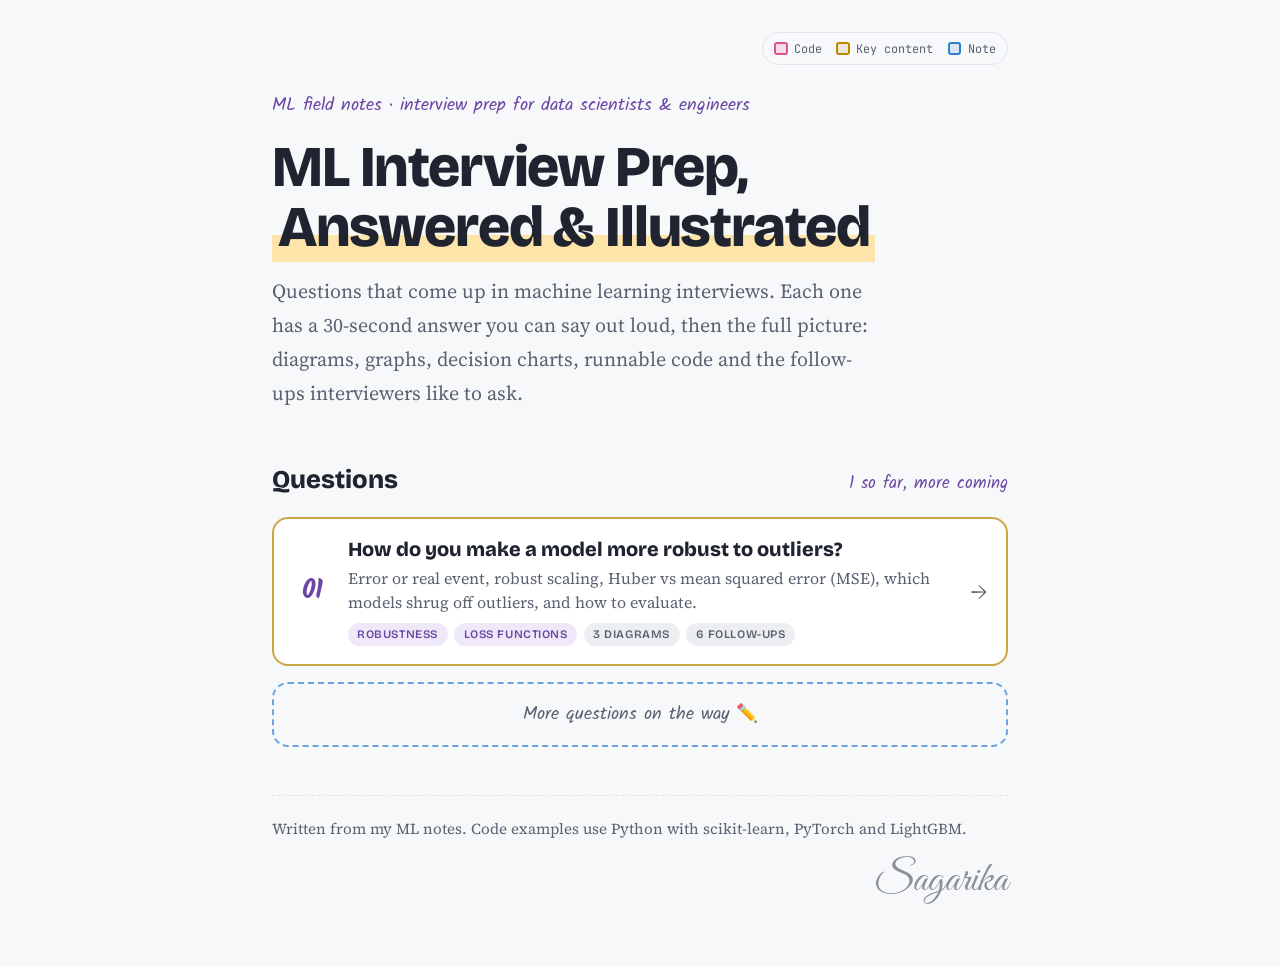
<file: index.html>
<!doctype html>
<html lang="en">
<head>
<meta charset="utf-8">
<meta name="viewport" content="width=device-width, initial-scale=1, viewport-fit=cover">
<meta name="description" content="Machine learning interview questions, answered and illustrated with diagrams, code and the follow-ups interviewers ask.">
<title>ML Interview Prep</title>
<link rel="preconnect" href="https://fonts.googleapis.com">
<link rel="preconnect" href="https://fonts.gstatic.com" crossorigin>
<link rel="stylesheet" href="https://fonts.googleapis.com/css2?family=Bricolage+Grotesque:opsz,wght@12..96,600;12..96,800&family=JetBrains+Mono:wght@400;600&family=Kalam:wght@400;700&family=Source+Serif+4:ital,opsz,wght@0,8..60,400;0,8..60,600;1,8..60,400&family=Great+Vibes&display=swap">
<link rel="stylesheet" href="assets/style.css">
</head>
<body>
<main>
  <div class="topbar topbar-home">
    <ul class="legend" aria-label="Box colours"><li><i class="sw sw-pink"></i>Code</li><li><i class="sw sw-yellow"></i>Key content</li><li><i class="sw sw-blue"></i>Note</li></ul>
  </div>
  <header class="hero">
    <div class="eyebrow">ML field notes · interview prep for data scientists &amp; engineers</div>
    <h1>ML Interview Prep, <span class="squiggle">Answered &amp; Illustrated</span></h1>
    <p class="lede">Questions that come up in machine learning interviews. Each one has a 30-second answer you can say out loud, then the full picture: diagrams, graphs, decision charts, runnable code and the follow-ups interviewers like to ask.</p>
  </header>

  <div class="list-head">
    <h2>Questions</h2>
    <span class="count">1 so far, more coming</span>
  </div>

  <ol class="qlist">
    <li>
      <a class="qitem" href="questions/robust-to-outliers/">
        <span class="num">01</span>
        <span class="body">
          <span class="title">How do you make a model more robust to outliers?</span>
          <span class="teaser">Error or real event, robust scaling, Huber vs mean squared error (MSE), which models shrug off outliers, and how to evaluate.</span>
          <span class="meta"><span>Robustness</span><span>Loss functions</span><span class="plain">3 diagrams</span><span class="plain">6 follow-ups</span></span>
        </span>
        <span class="go" aria-hidden="true">→</span>
      </a>
    </li>
  </ol>

  <div class="qsoon" style="margin-top:1rem">More questions on the way ✏️</div>

  <footer>Written from my ML notes. Code examples use Python with scikit-learn, PyTorch and LightGBM.</footer>
  <p class="signature">Sagarika</p>
</main>
</body>
</html>
</file>
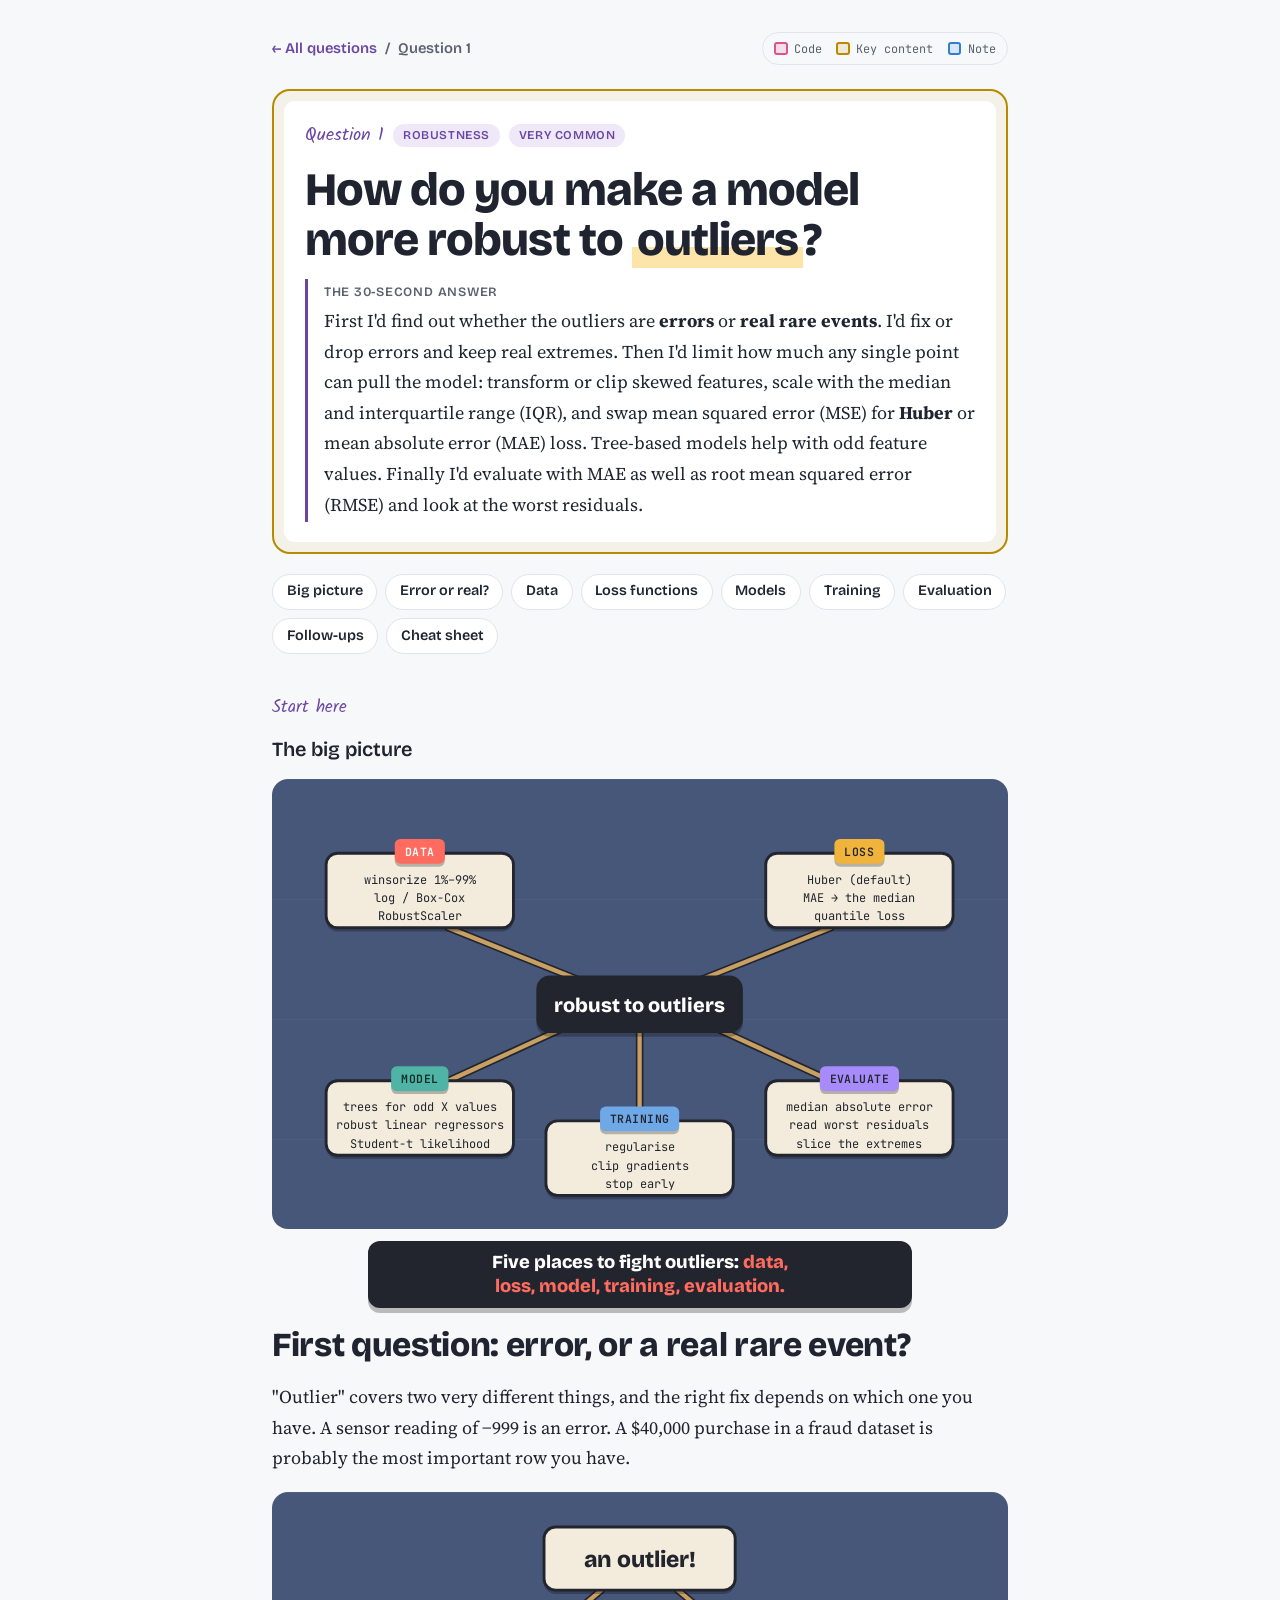
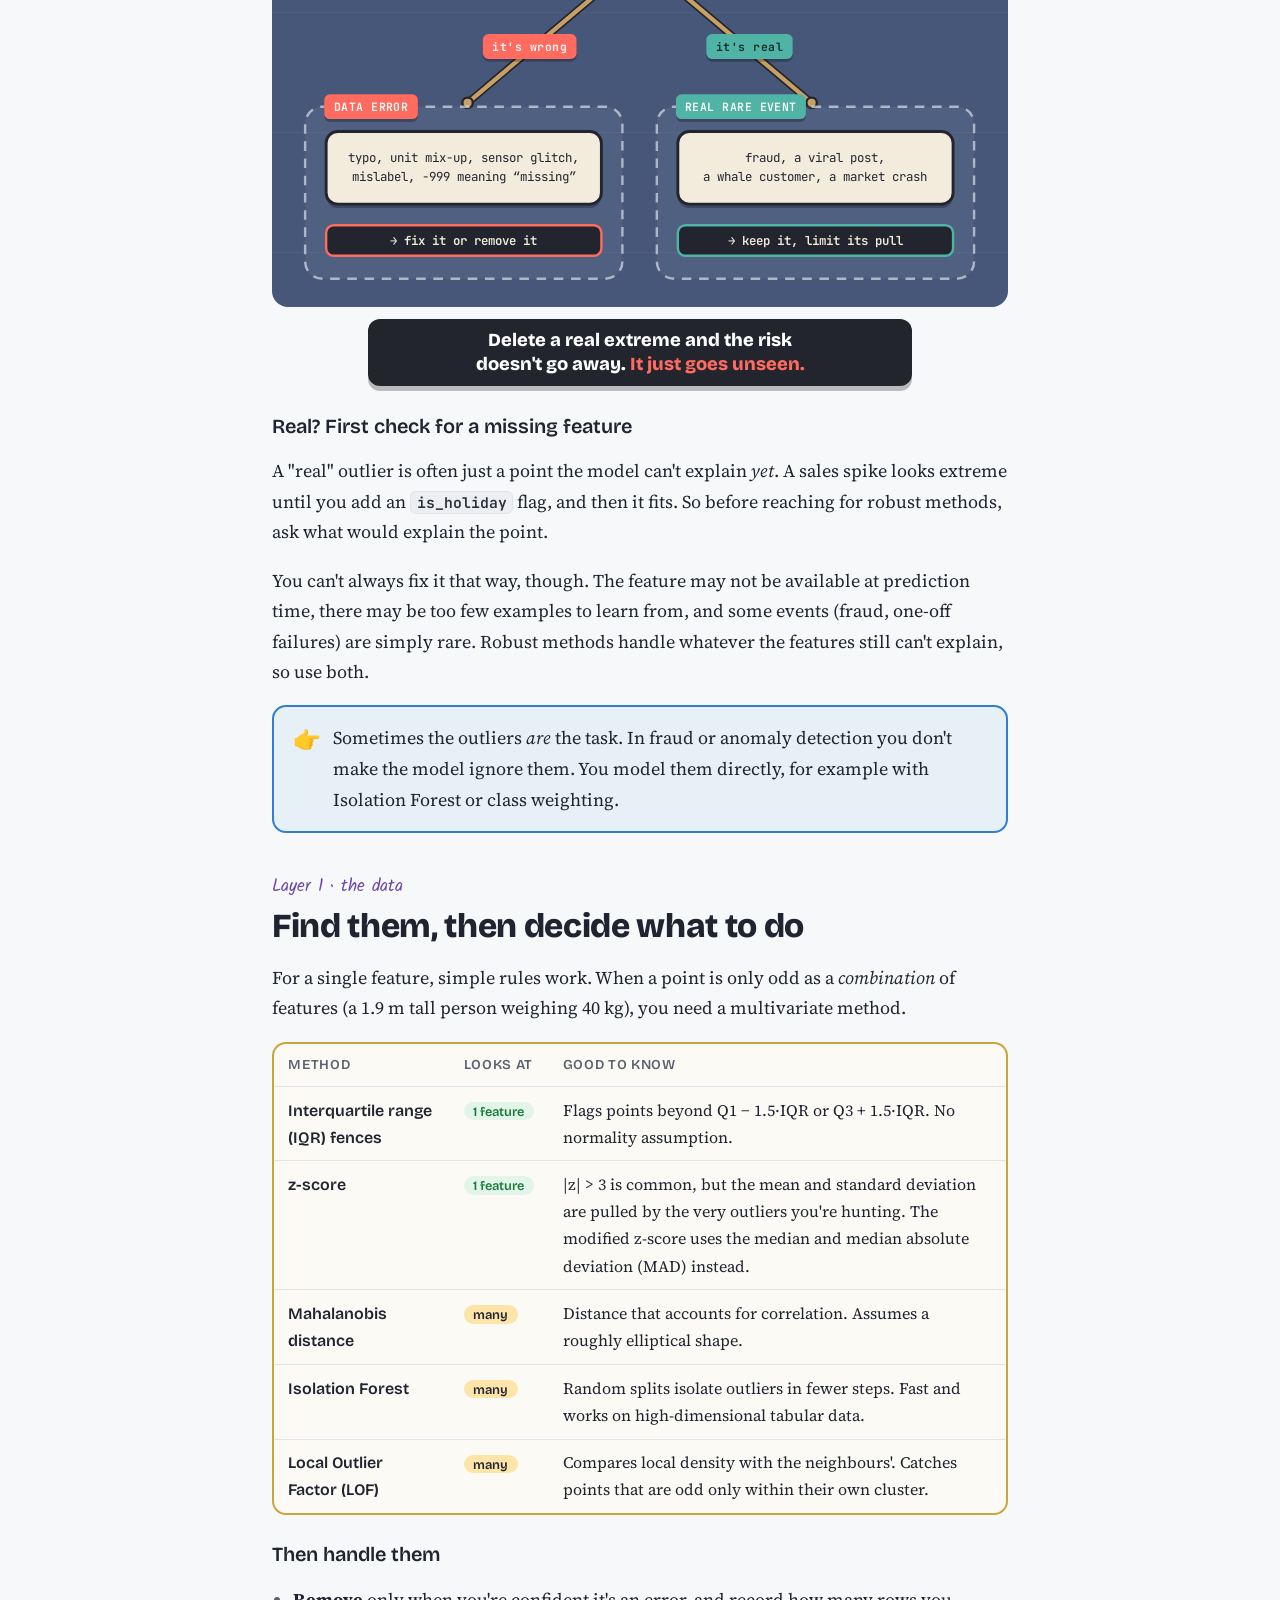
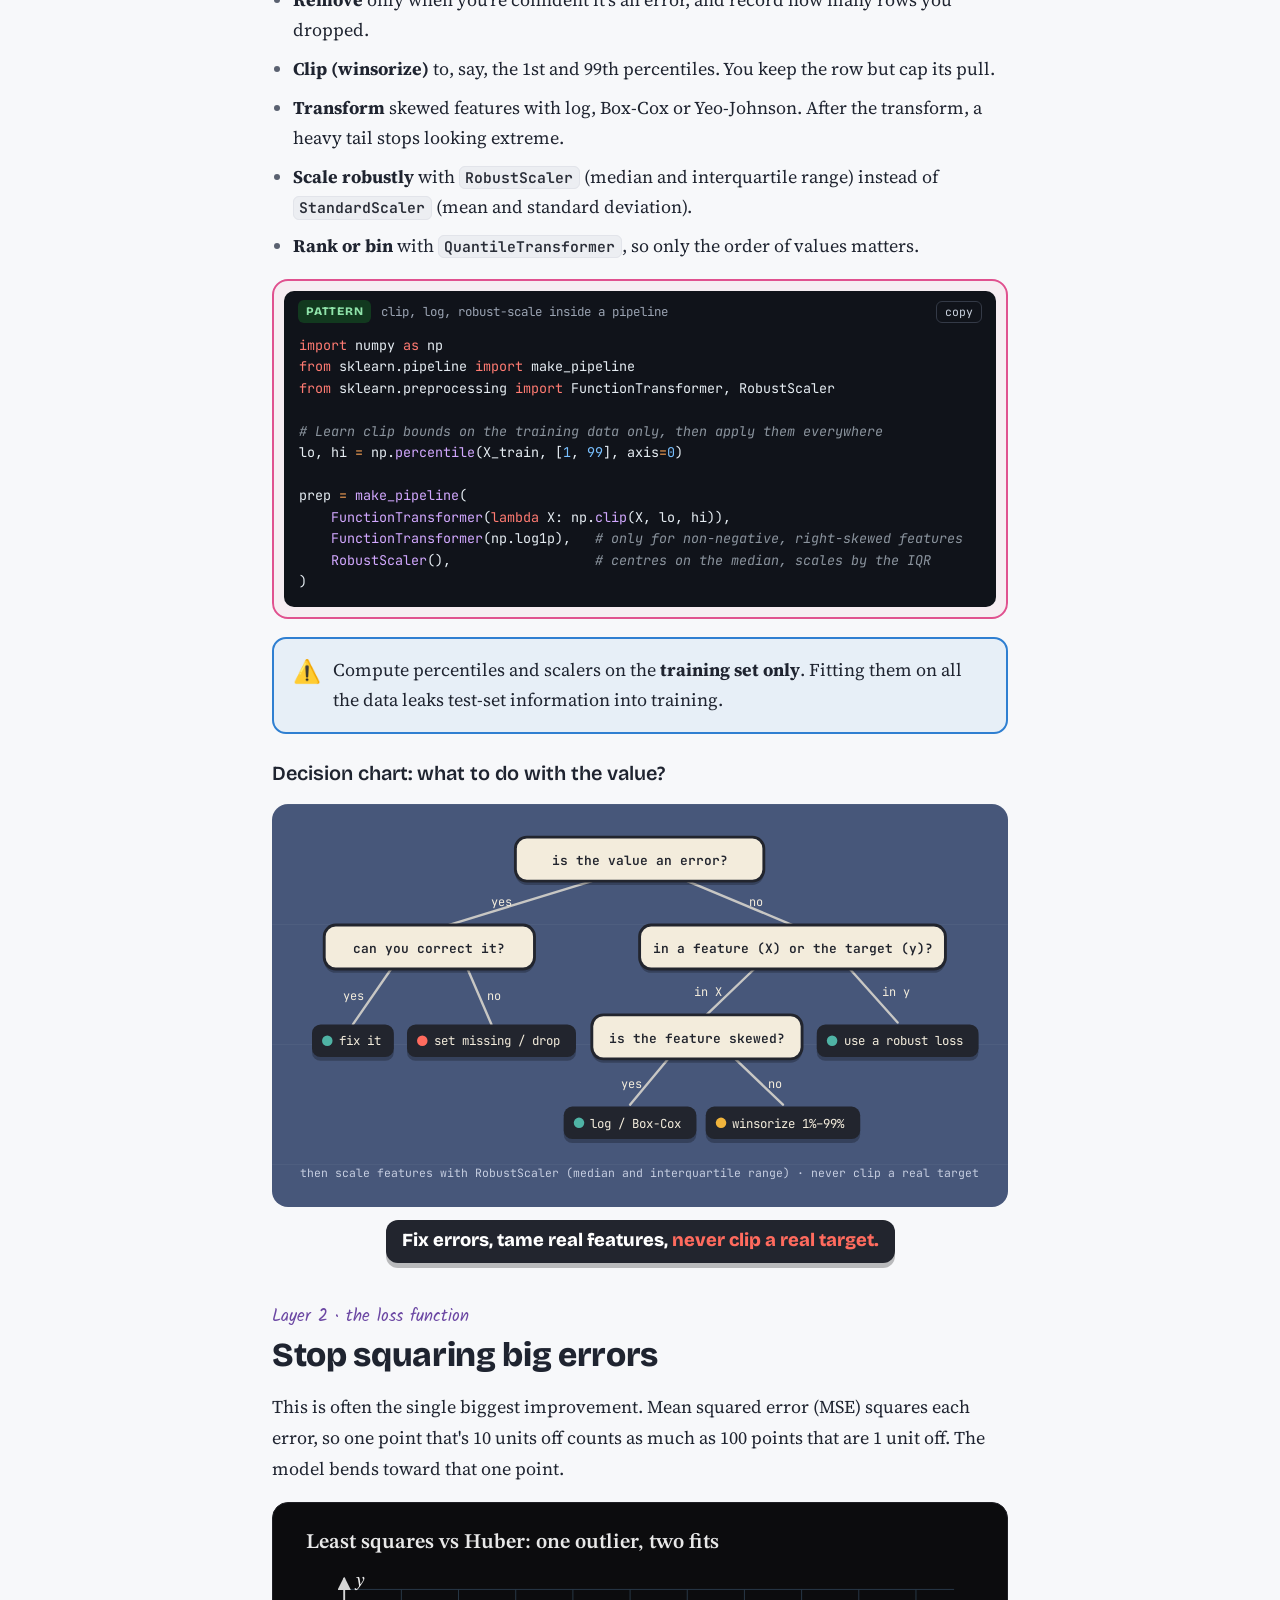
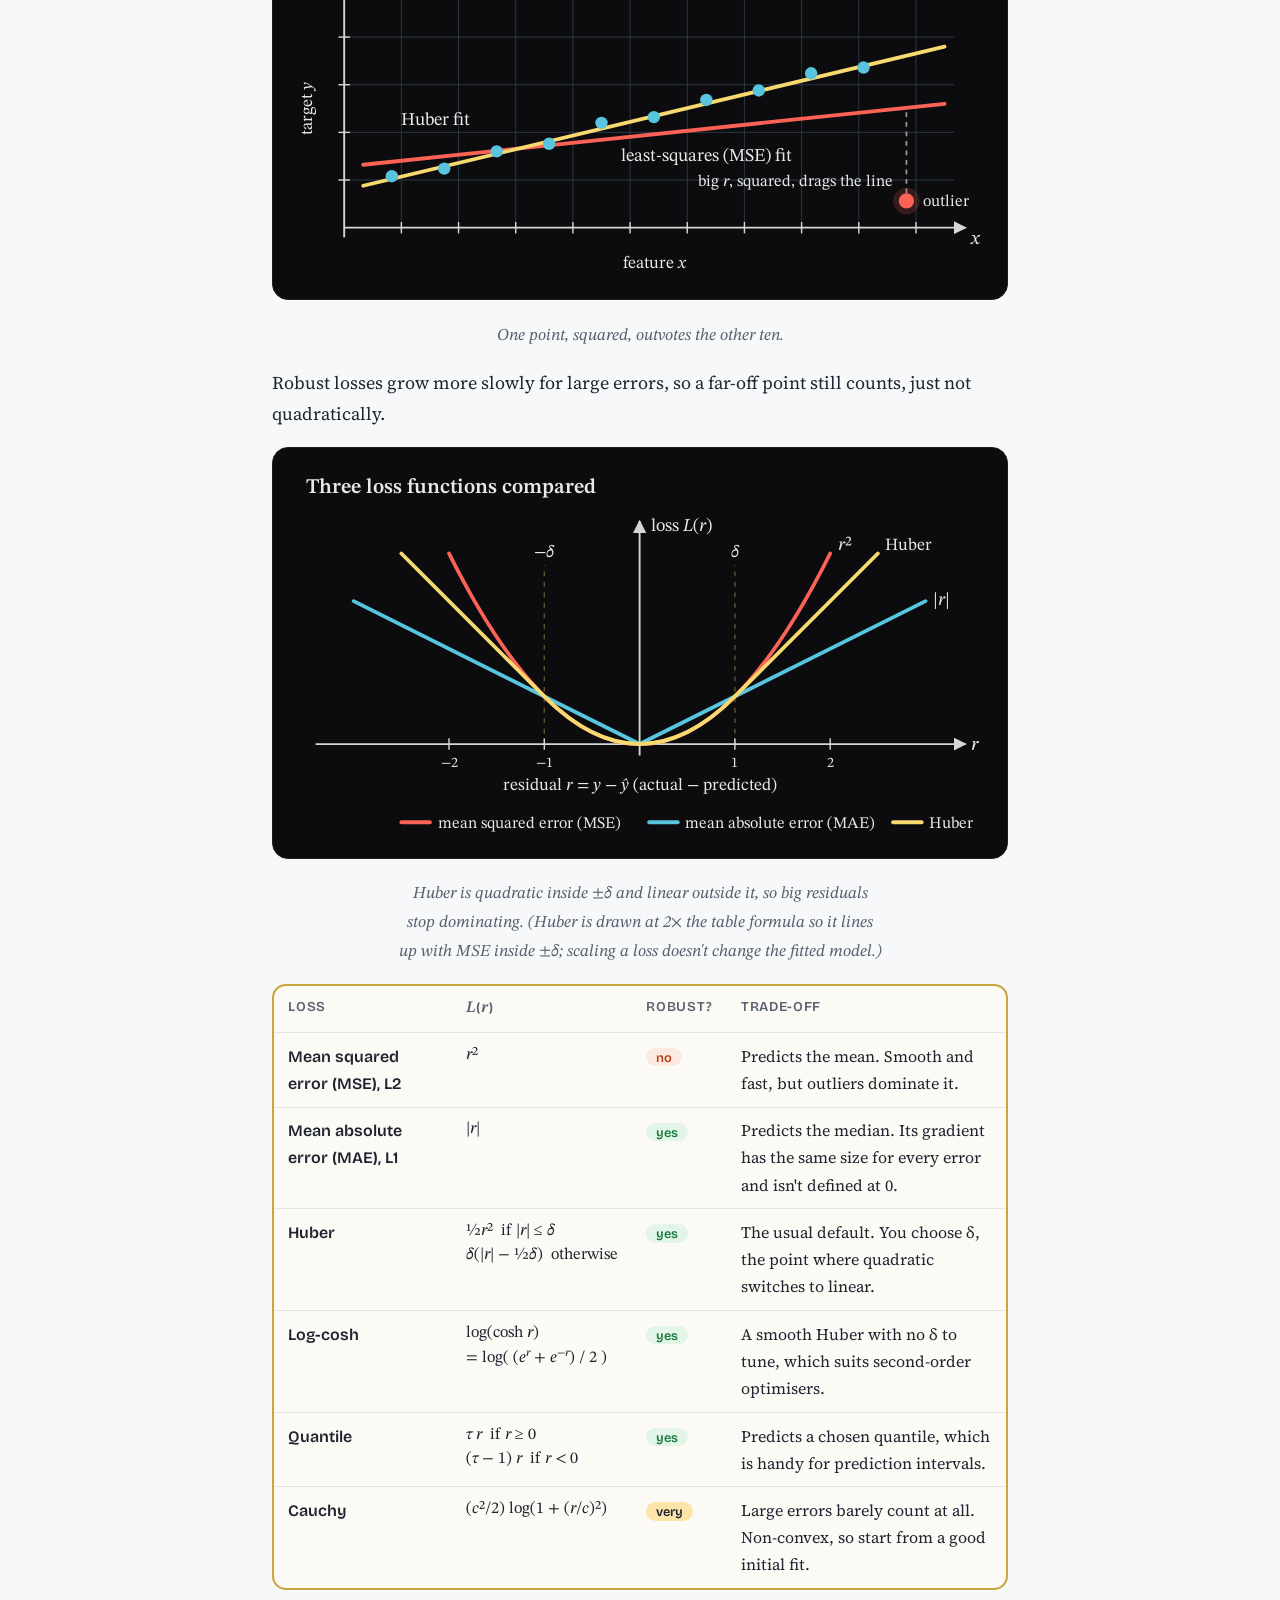
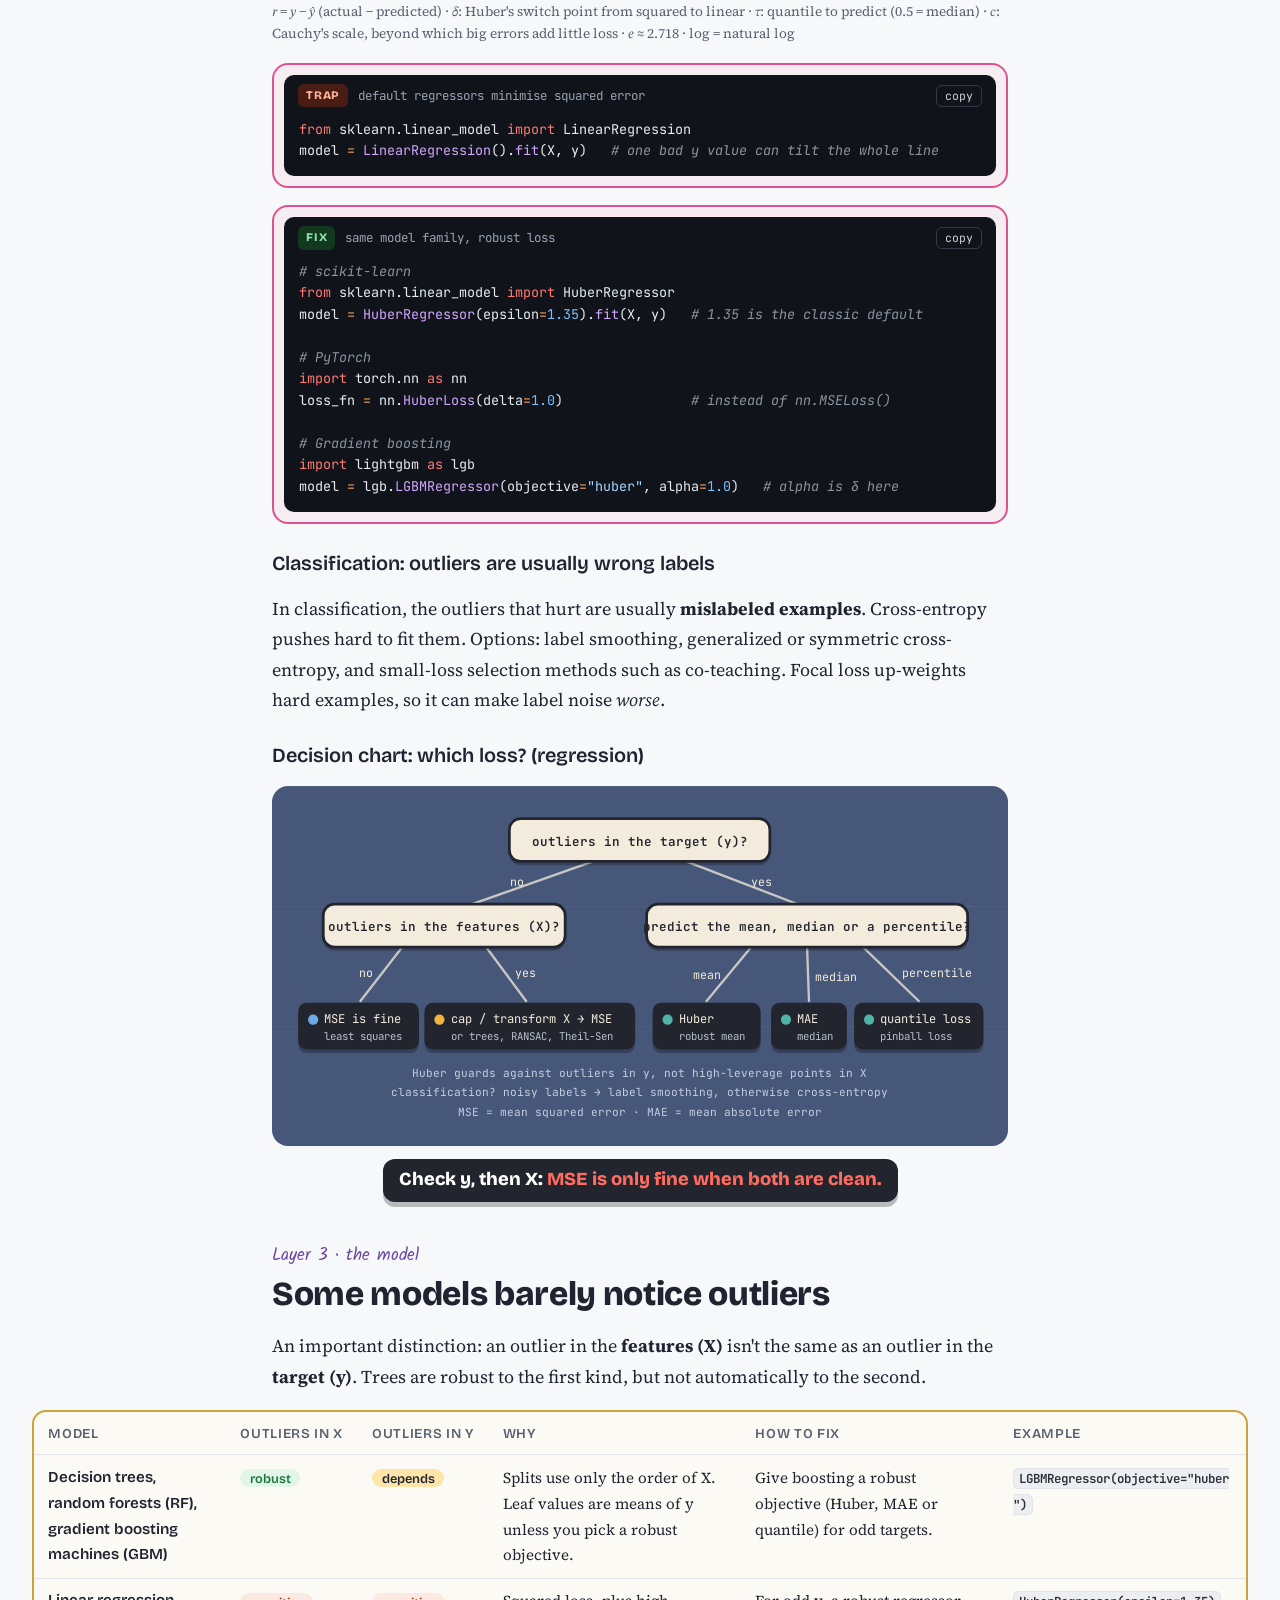
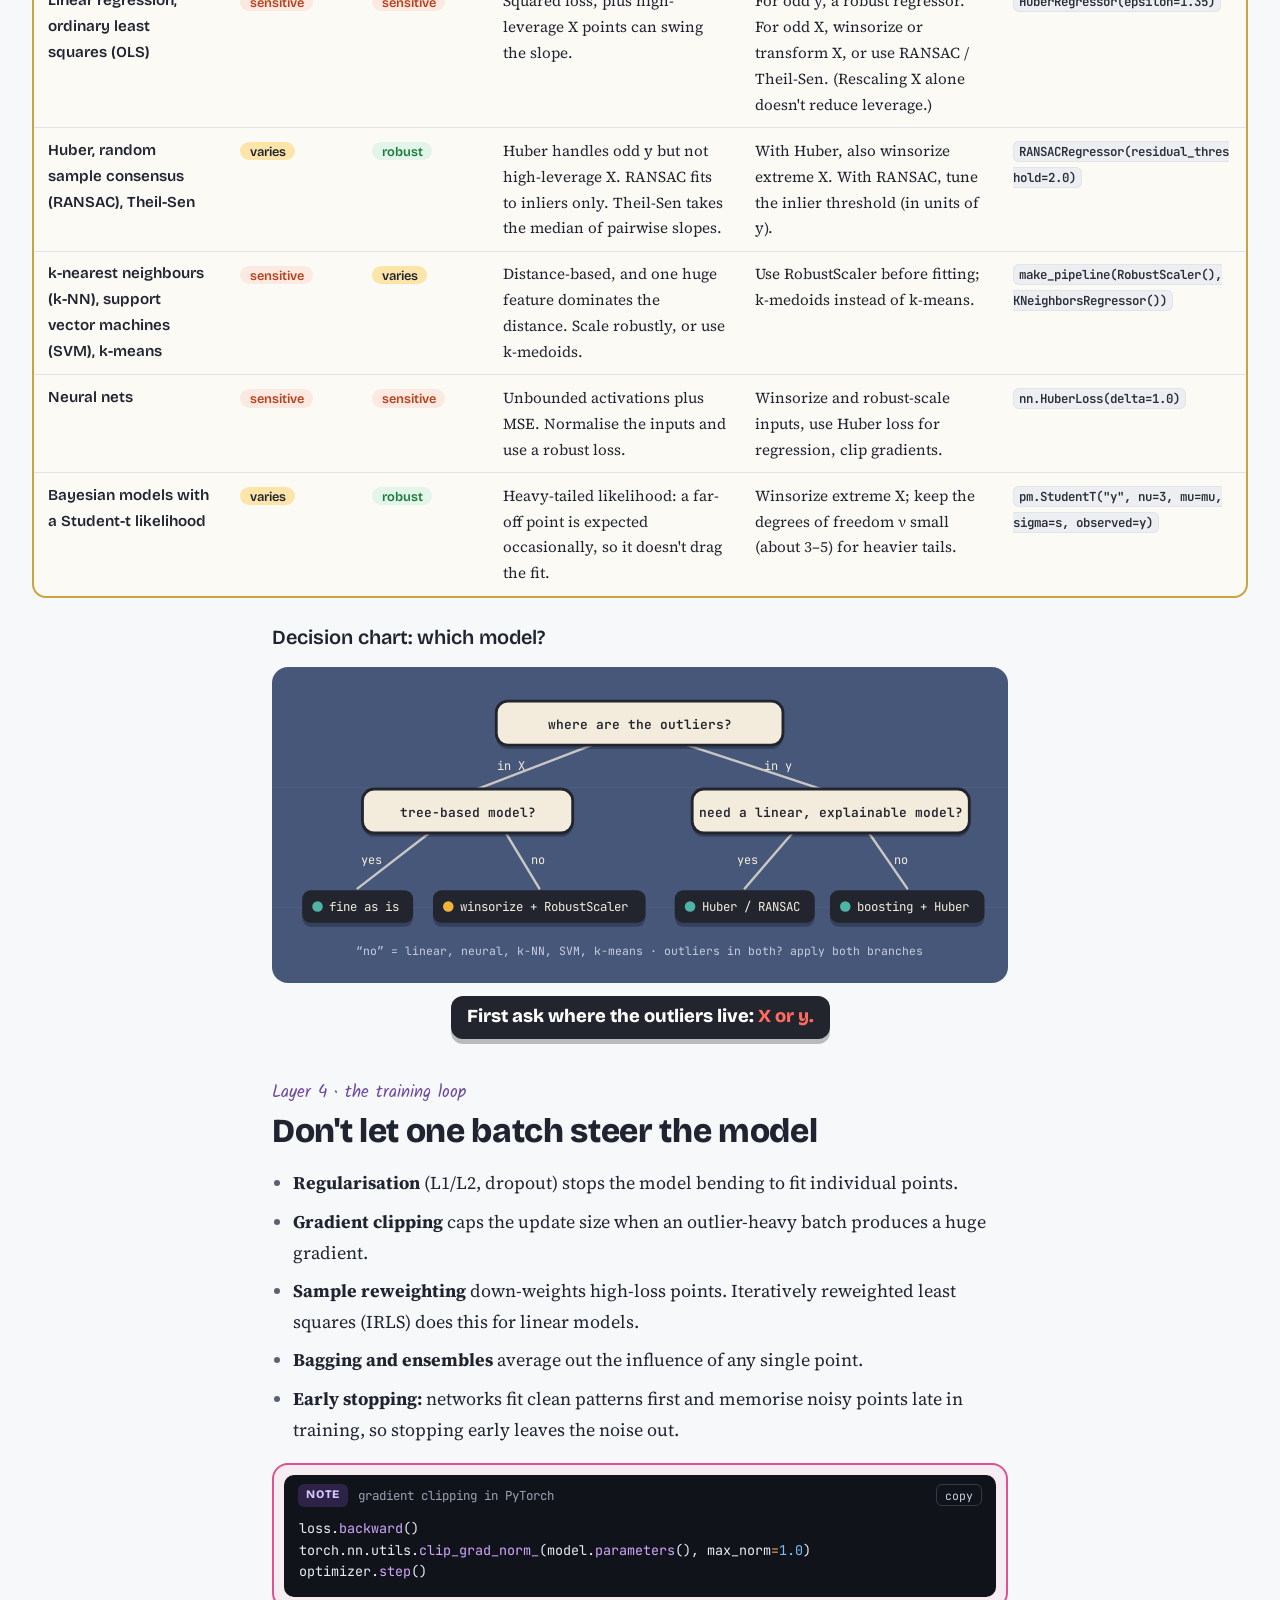
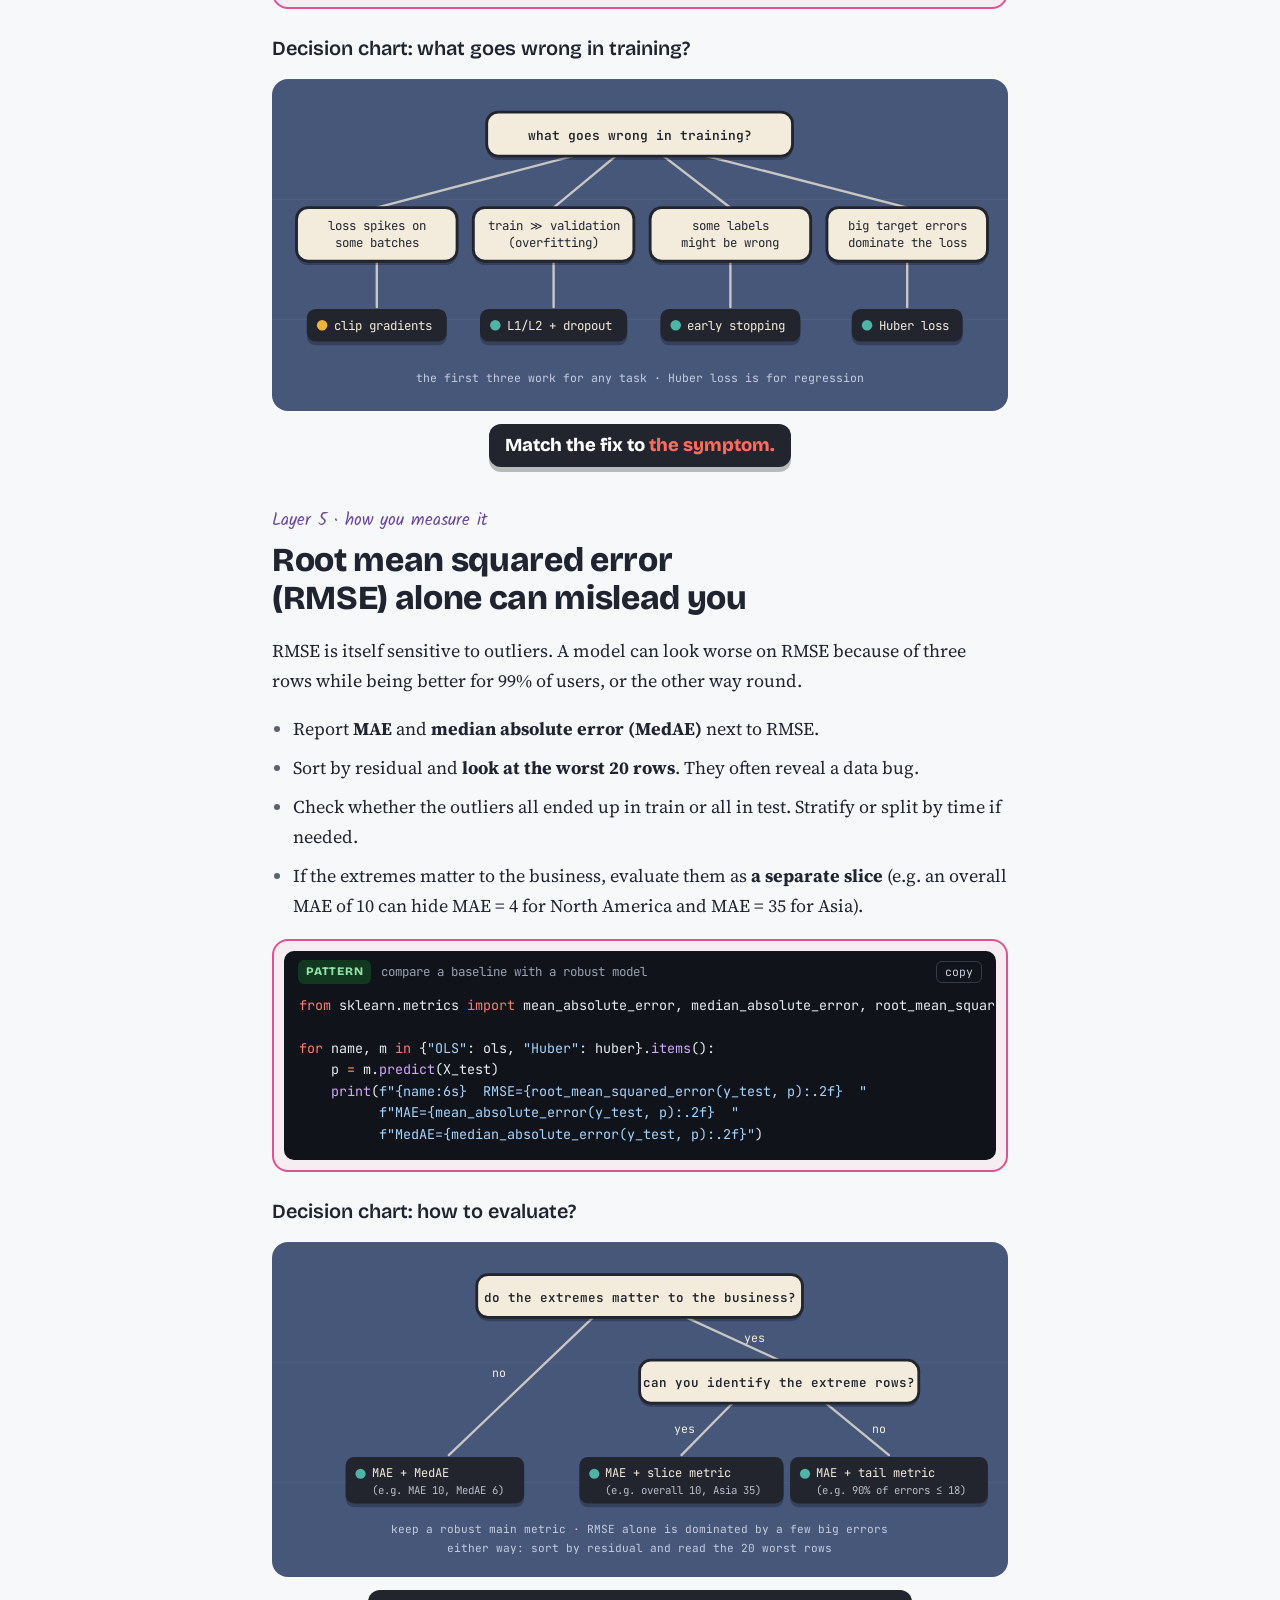
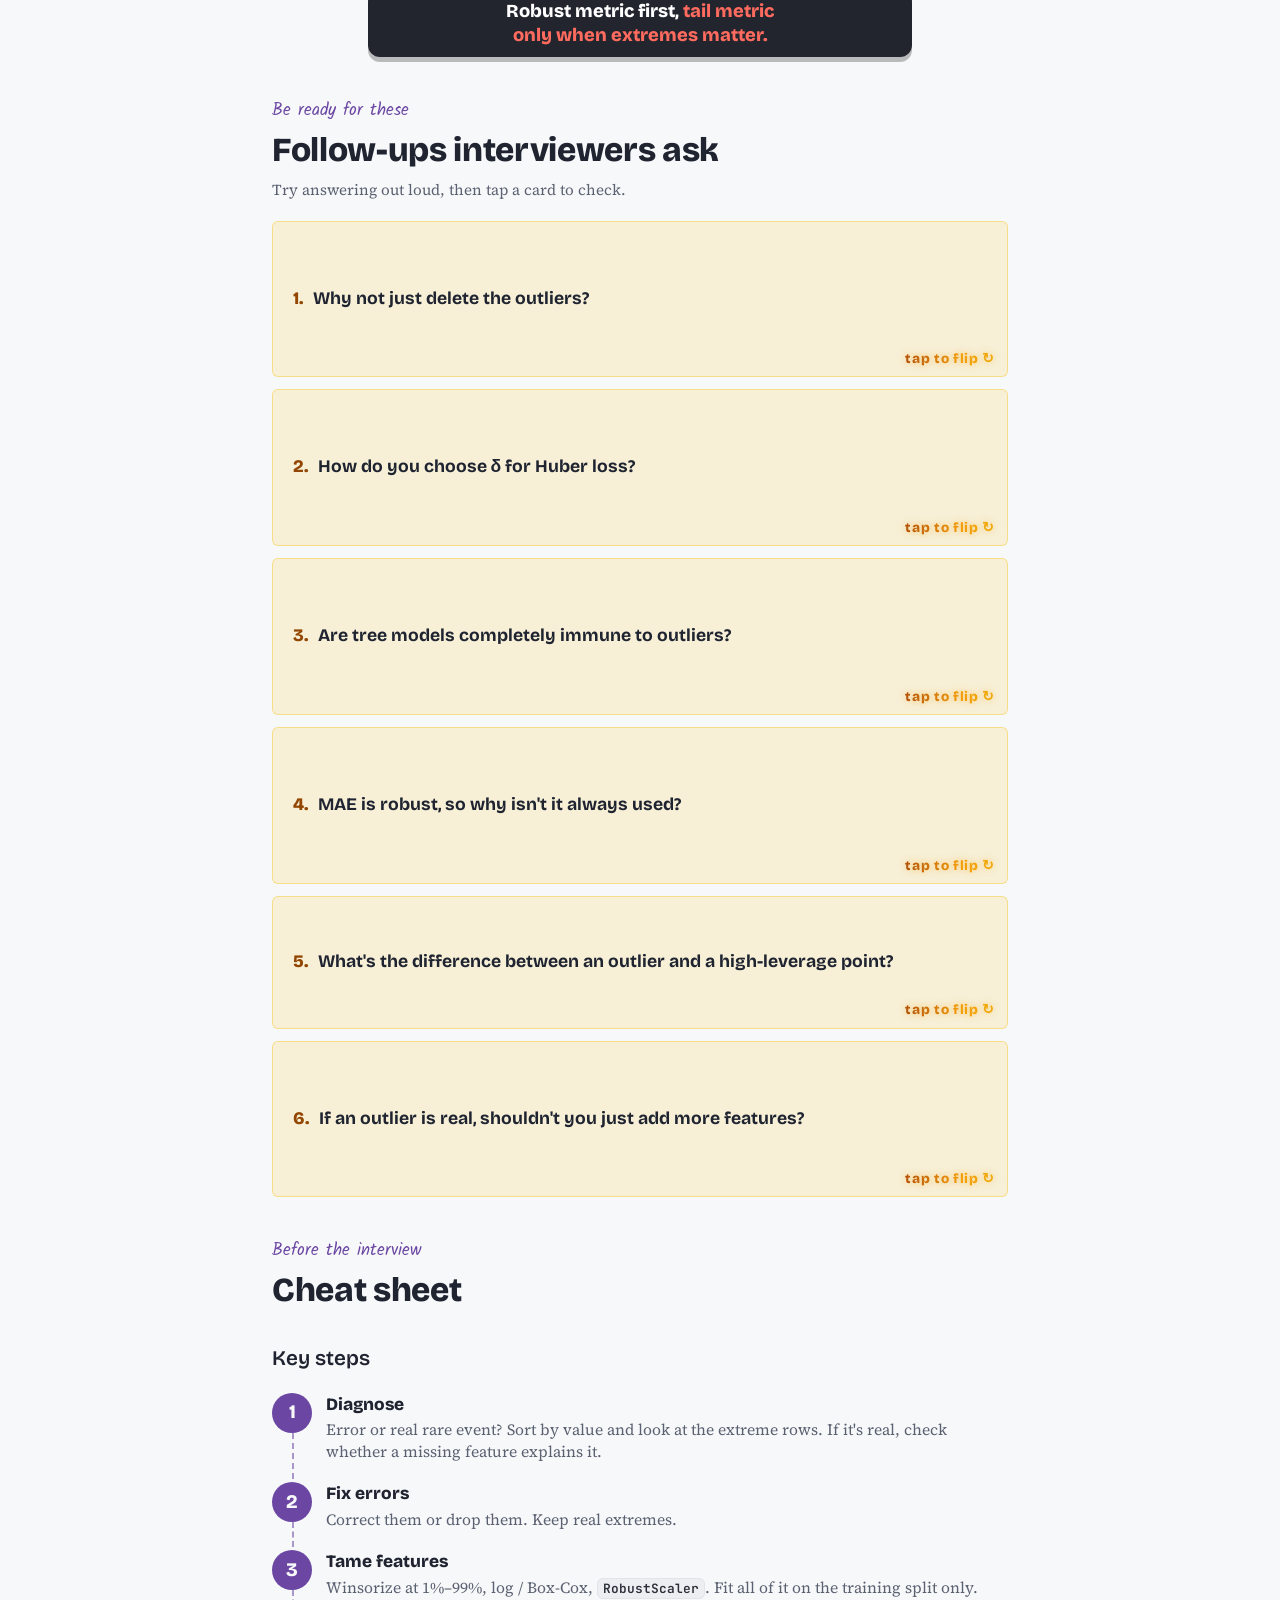
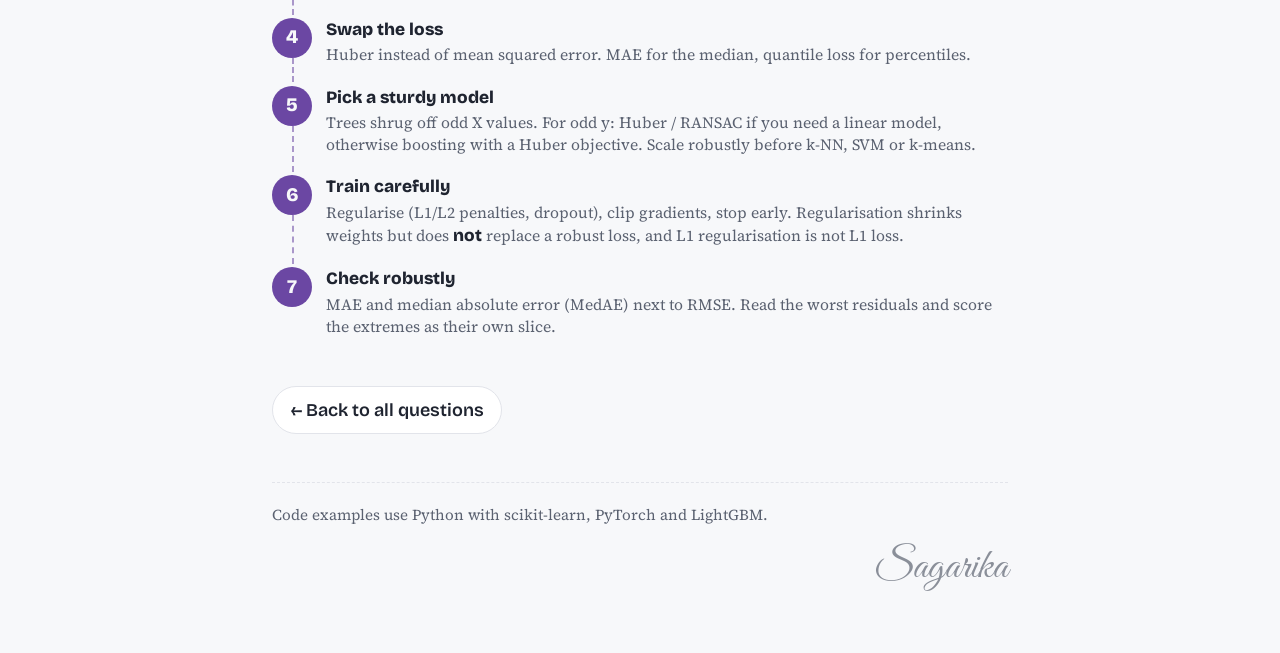
<file: questions/robust-to-outliers/index.html>
<!doctype html>
<html lang="en">
<head>
<meta charset="utf-8">
<meta name="viewport" content="width=device-width, initial-scale=1, viewport-fit=cover">
<meta name="description" content="How do you make a model more robust to outliers? An illustrated interview answer with diagrams, code and follow-ups.">
<title>Robustness to Outliers · ML Interview Prep</title>
<link rel="preconnect" href="https://fonts.googleapis.com">
<link rel="preconnect" href="https://fonts.gstatic.com" crossorigin>
<link rel="stylesheet" href="https://fonts.googleapis.com/css2?family=Bricolage+Grotesque:opsz,wght@12..96,600;12..96,800&family=STIX+Two+Text:ital,wght@0,400;0,600;1,400&family=JetBrains+Mono:wght@400;600&family=Kalam:wght@400;700&family=Source+Serif+4:ital,opsz,wght@0,8..60,400;0,8..60,600;1,8..60,400&family=Great+Vibes&display=swap">
<link rel="stylesheet" href="../../assets/style.css">
</head>
<body>

<svg width="0" height="0" style="position:absolute" aria-hidden="true" focusable="false">
  <defs>
    <filter id="rough" x="-5%" y="-5%" width="110%" height="110%">
      <feTurbulence type="fractalNoise" baseFrequency="0.035" numOctaves="2" seed="7" result="n"/>
      <feDisplacementMap in="SourceGraphic" in2="n" scale="2.6" xChannelSelector="R" yChannelSelector="G"/>
    </filter>
    <marker id="arrow" viewBox="0 0 10 10" refX="8" refY="5" markerWidth="8" markerHeight="8" orient="auto-start-reverse">
      <path d="M1,1 L9,5 L1,9" fill="none" stroke="context-stroke" stroke-width="1.8" stroke-linecap="round" stroke-linejoin="round"/>
    </marker>
  </defs>
</svg>

<main>
  <div class="topbar">
  <nav class="crumbs" aria-label="Breadcrumb"><a href="../../">← All questions</a><span aria-hidden="true">/</span><span>Question 1</span></nav>
    <ul class="legend" aria-label="Box colours"><li><i class="sw sw-pink"></i>Code</li><li><i class="sw sw-yellow"></i>Key content</li><li><i class="sw sw-blue"></i>Note</li></ul>
  </div>

  <!-- ============ QUESTION 1 ============ -->
  <header class="qcard" id="q1">
    <div class="qcard-inner">
      <div class="qnum">Question 1 <span class="chip">Robustness</span><span class="chip">Very common</span></div>
      <h1 class="qtitle">How do you make a model more robust to <span class="squiggle">outliers</span>?</h1>
      <div class="short">
        <span class="label">The 30-second answer</span>
        <p>First I'd find out whether the outliers are <strong>errors</strong> or <strong>real rare events</strong>. I'd fix or drop errors and keep real extremes. Then I'd limit how much any single point can pull the model: transform or clip skewed features, scale with the median and interquartile range (IQR), and swap mean squared error (MSE) for <strong>Huber</strong> or mean absolute error (MAE) loss. Tree-based models help with odd feature values. Finally I'd evaluate with MAE as well as root mean squared error (RMSE) and look at the worst residuals.</p>
      </div>
    </div>
  </header>

  <ul class="toc toc-q" aria-label="Sections">
    <li><a href="#big-picture">Big picture</a></li>
    <li><a href="#first">Error or real?</a></li>
    <li><a href="#data">Data</a></li>
    <li><a href="#loss">Loss functions</a></li>
    <li><a href="#models">Models</a></li>
    <li><a href="#training">Training</a></li>
    <li><a href="#evaluation">Evaluation</a></li>
    <li><a href="#followups">Follow-ups</a></li>
    <li><a href="#cheatsheet">Cheat sheet</a></li>
  </ul>

  <!-- ============ ERROR OR REAL ============ -->
  <section id="first">
    <div class="kicker">Start here</div>
    <h3 id="big-picture">The big picture</h3>
    <figure class="diagram illus">
      <div class="diagram-inner">
<svg class="il" viewBox="0 0 740 440" role="img" aria-label="Mind map. Centre: robust to outliers. Data: winsorize at the 1st and 99th percentiles, log or Box-Cox, RobustScaler. Loss: Huber as the default, MAE for the median, quantile loss. Model: trees for odd X, robust linear regressors, a Student-t likelihood. Training: regularise, clip gradients, stop early. Evaluate: median absolute error, read the worst residuals, slice the extremes.">
<line x1="310" y1="196" x2="170" y2="140" stroke="#22252e" stroke-width="8" stroke-linecap="round"/><line x1="310" y1="196" x2="170" y2="140" stroke="#c9a063" stroke-width="4.5" stroke-linecap="round"/><line x1="430" y1="196" x2="570" y2="140" stroke="#22252e" stroke-width="8" stroke-linecap="round"/><line x1="430" y1="196" x2="570" y2="140" stroke="#c9a063" stroke-width="4.5" stroke-linecap="round"/><line x1="310" y1="236" x2="170" y2="300" stroke="#22252e" stroke-width="8" stroke-linecap="round"/><line x1="310" y1="236" x2="170" y2="300" stroke="#c9a063" stroke-width="4.5" stroke-linecap="round"/><line x1="430" y1="236" x2="570" y2="300" stroke="#22252e" stroke-width="8" stroke-linecap="round"/><line x1="430" y1="236" x2="570" y2="300" stroke="#c9a063" stroke-width="4.5" stroke-linecap="round"/><line x1="370" y1="246" x2="370" y2="330" stroke="#22252e" stroke-width="8" stroke-linecap="round"/><line x1="370" y1="246" x2="370" y2="330" stroke="#c9a063" stroke-width="4.5" stroke-linecap="round"/>
<rect x="262" y="190" width="216" height="60" rx="14" fill="rgba(0,0,0,0.25)" transform="translate(0,4)"/><rect x="262" y="190" width="216" height="60" rx="14" fill="#22252e"/>
<text class="val" x="370" y="228" text-anchor="middle" style="fill:#fff;font-size:21px">robust to outliers</text>
<rect x="42.0" y="66" width="196" height="78" rx="12" fill="rgba(0,0,0,0.25)"/><rect x="42.0" y="62" width="196" height="78" rx="12" fill="#f3ecdc" stroke="#22252e" stroke-width="3"/><text x="140" y="94" text-anchor="middle" font-size="12.5" >winsorize 1%–99%</text><text x="140" y="113" text-anchor="middle" font-size="12.5" >log / Box-Cox</text><text x="140" y="132" text-anchor="middle" font-size="12.5" >RobustScaler</text><rect x="113.8" y="50" width="52.4" height="26" rx="6" fill="rgba(0,0,0,0.25)"/><rect x="113.8" y="47" width="52.4" height="26" rx="6" fill="#ff6b5e"/><text class="tag-t" x="140" y="64.5" text-anchor="middle" style="fill:#fff">DATA</text>
<rect x="502.0" y="66" width="196" height="78" rx="12" fill="rgba(0,0,0,0.25)"/><rect x="502.0" y="62" width="196" height="78" rx="12" fill="#f3ecdc" stroke="#22252e" stroke-width="3"/><text x="600" y="94" text-anchor="middle" font-size="12.5" >Huber (default)</text><text x="600" y="113" text-anchor="middle" font-size="12.5" >MAE → the median</text><text x="600" y="132" text-anchor="middle" font-size="12.5" >quantile loss</text><rect x="573.8" y="50" width="52.4" height="26" rx="6" fill="rgba(0,0,0,0.25)"/><rect x="573.8" y="47" width="52.4" height="26" rx="6" fill="#f0b43c"/><text class="tag-t" x="600" y="64.5" text-anchor="middle" style="fill:#22252e">LOSS</text>
<rect x="42.0" y="304" width="196" height="78" rx="12" fill="rgba(0,0,0,0.25)"/><rect x="42.0" y="300" width="196" height="78" rx="12" fill="#f3ecdc" stroke="#22252e" stroke-width="3"/><text x="140" y="332" text-anchor="middle" font-size="12.5" >trees for odd X values</text><text x="140" y="351" text-anchor="middle" font-size="12.5" >robust linear regressors</text><text x="140" y="370" text-anchor="middle" font-size="12.5" >Student-t likelihood</text><rect x="110.0" y="288" width="60.0" height="26" rx="6" fill="rgba(0,0,0,0.25)"/><rect x="110.0" y="285" width="60.0" height="26" rx="6" fill="#4fb3a5"/><text class="tag-t" x="140" y="302.5" text-anchor="middle" style="fill:#0f2b25">MODEL</text>
<rect x="272.0" y="346" width="196" height="78" rx="12" fill="rgba(0,0,0,0.25)"/><rect x="272.0" y="342" width="196" height="78" rx="12" fill="#f3ecdc" stroke="#22252e" stroke-width="3"/><text x="370" y="374" text-anchor="middle" font-size="12.5" >regularise</text><text x="370" y="393" text-anchor="middle" font-size="12.5" >clip gradients</text><text x="370" y="412" text-anchor="middle" font-size="12.5" >stop early</text><rect x="328.6" y="330" width="82.8" height="26" rx="6" fill="rgba(0,0,0,0.25)"/><rect x="328.6" y="327" width="82.8" height="26" rx="6" fill="#6ea8e6"/><text class="tag-t" x="370" y="344.5" text-anchor="middle" style="fill:#22252e">TRAINING</text>
<rect x="502.0" y="304" width="196" height="78" rx="12" fill="rgba(0,0,0,0.25)"/><rect x="502.0" y="300" width="196" height="78" rx="12" fill="#f3ecdc" stroke="#22252e" stroke-width="3"/><text x="600" y="332" text-anchor="middle" font-size="12.5" >median absolute error</text><text x="600" y="351" text-anchor="middle" font-size="12.5" >read worst residuals</text><text x="600" y="370" text-anchor="middle" font-size="12.5" >slice the extremes</text><rect x="558.6" y="288" width="82.8" height="26" rx="6" fill="rgba(0,0,0,0.25)"/><rect x="558.6" y="285" width="82.8" height="26" rx="6" fill="#a78bfa"/><text class="tag-t" x="600" y="302.5" text-anchor="middle" style="fill:#22252e">EVALUATE</text>
</svg>
      </div>
      <figcaption>Five places to fight outliers: <em>data, loss, model, training, evaluation.</em></figcaption>
    </figure>

    <h2>First question: error, or a real rare event?</h2>
    <p>"Outlier" covers two very different things, and the right fix depends on which one you have. A sensor reading of −999 is an error. A $40,000 purchase in a fraud dataset is probably the most important row you have.</p>

    <figure class="diagram illus">
      <div class="diagram-inner">
<svg class="il" viewBox="0 0 740 404" role="img" aria-label="Decision diagram. An outlier is either a data error, such as a typo, unit mix-up, sensor glitch, mislabel, or minus 999 meaning missing, which you fix or remove; or a real rare event, such as fraud, a viral post, a whale customer or a market crash, which you keep while limiting its pull.">
<line x1="330" y1="88" x2="190" y2="206" stroke="#22252e" stroke-width="8" stroke-linecap="round"/><line x1="330" y1="88" x2="190" y2="206" stroke="#c9a063" stroke-width="4.5" stroke-linecap="round"/><circle cx="190" cy="206" r="5.5" fill="#c9a063" stroke="#22252e" stroke-width="2.5"/><line x1="410" y1="88" x2="550" y2="206" stroke="#22252e" stroke-width="8" stroke-linecap="round"/><line x1="410" y1="88" x2="550" y2="206" stroke="#c9a063" stroke-width="4.5" stroke-linecap="round"/><circle cx="550" cy="206" r="5.5" fill="#c9a063" stroke="#22252e" stroke-width="2.5"/>
<rect x="206.0" y="137" width="98.0" height="26" rx="6" fill="rgba(0,0,0,0.25)"/><rect x="206.0" y="134" width="98.0" height="26" rx="6" fill="#ff6b5e"/><text class="tag-t" x="255" y="151.5" text-anchor="middle" style="fill:#fff">it's wrong</text><rect x="439.8" y="137" width="90.39999999999999" height="26" rx="6" fill="rgba(0,0,0,0.25)"/><rect x="439.8" y="134" width="90.39999999999999" height="26" rx="6" fill="#4fb3a5"/><text class="tag-t" x="485" y="151.5" text-anchor="middle" style="fill:#0f2b25">it's real</text>
<rect x="270" y="26" width="200" height="66" rx="12" fill="rgba(0,0,0,0.25)"/><rect x="270" y="22" width="200" height="66" rx="12" fill="#f3ecdc" stroke="#22252e" stroke-width="3"/><text class="val" x="370" y="64" text-anchor="middle">an outlier!</text>
<rect x="20" y="210" width="332" height="180" rx="18" fill="rgba(255,255,255,0.05)" stroke="rgba(241,243,248,0.6)" stroke-width="2.5" stroke-dasharray="10 8"/><rect x="388" y="210" width="332" height="180" rx="18" fill="rgba(255,255,255,0.05)" stroke="rgba(241,243,248,0.6)" stroke-width="2.5" stroke-dasharray="10 8"/>
<rect x="40.0" y="200" width="98.0" height="26" rx="6" fill="rgba(0,0,0,0.25)"/><rect x="40.0" y="197" width="98.0" height="26" rx="6" fill="#ff6b5e"/><text class="tag-t" x="89.0" y="214.5" text-anchor="middle" style="fill:#fff">DATA ERROR</text><rect x="408.0" y="200" width="136.0" height="26" rx="6" fill="rgba(0,0,0,0.25)"/><rect x="408.0" y="197" width="136.0" height="26" rx="6" fill="#4fb3a5"/><text class="tag-t" x="476.0" y="214.5" text-anchor="middle" style="fill:#fff">REAL RARE EVENT</text>
<rect x="42" y="240" width="288" height="76" rx="12" fill="rgba(0,0,0,0.25)"/><rect x="42" y="236" width="288" height="76" rx="12" fill="#f3ecdc" stroke="#22252e" stroke-width="3"/><text x="186" y="268" text-anchor="middle" font-size="13" >typo, unit mix-up, sensor glitch,</text><text x="186" y="288" text-anchor="middle" font-size="13" >mislabel, −999 meaning “missing”</text>
<rect x="410" y="240" width="288" height="76" rx="12" fill="rgba(0,0,0,0.25)"/><rect x="410" y="236" width="288" height="76" rx="12" fill="#f3ecdc" stroke="#22252e" stroke-width="3"/><text x="554" y="268" text-anchor="middle" font-size="13" >fraud, a viral post,</text><text x="554" y="288" text-anchor="middle" font-size="13" >a whale customer, a market crash</text>
<rect x="42" y="334" width="288" height="32" rx="8" fill="#22252e" stroke="#ff6b5e" stroke-width="2.5"/><text class="act-t" x="186.0" y="355" text-anchor="middle">→ fix it or remove it</text><rect x="410" y="334" width="288" height="32" rx="8" fill="#22252e" stroke="#4fb3a5" stroke-width="2.5"/><text class="act-t" x="554.0" y="355" text-anchor="middle">→ keep it, limit its pull</text>
</svg>
      </div>
      <figcaption>Delete a real extreme and the risk doesn't go away. <em>It just goes unseen.</em></figcaption>
    </figure>

    <h3>Real? First check for a missing feature</h3>
    <p>A "real" outlier is often just a point the model can't explain <em>yet</em>. A sales spike looks extreme until you add an <code>is_holiday</code> flag, and then it fits. So before reaching for robust methods, ask what would explain the point.</p>
    <p>You can't always fix it that way, though. The feature may not be available at prediction time, there may be too few examples to learn from, and some events (fraud, one-off failures) are simply rare. Robust methods handle whatever the features still can't explain, so use both.</p>

    <div class="callout"><span class="hand" aria-hidden="true">👉</span><p>Sometimes the outliers <em>are</em> the task. In fraud or anomaly detection you don't make the model ignore them. You model them directly, for example with Isolation Forest or class weighting.</p></div>
  </section>

  <!-- ============ DATA ============ -->
  <section id="data">
    <div class="kicker">Layer 1 · the data</div>
    <h2>Find them, then decide what to do</h2>
    <p>For a single feature, simple rules work. When a point is only odd as a <em>combination</em> of features (a 1.9 m tall person weighing 40 kg), you need a multivariate method.</p>

    <div class="tbl-wrap">
      <table>
        <thead><tr><th>Method</th><th>Looks at</th><th>Good to know</th></tr></thead>
        <tbody>
          <tr><td class="name">Interquartile range (IQR) fences</td><td><span class="pill yes">1 feature</span></td><td>Flags points beyond Q1 − 1.5·IQR or Q3 + 1.5·IQR. No normality assumption.</td></tr>
          <tr><td class="name">z-score</td><td><span class="pill yes">1 feature</span></td><td>|z| &gt; 3 is common, but the mean and standard deviation are pulled by the very outliers you're hunting. The modified z-score uses the median and median absolute deviation (MAD) instead.</td></tr>
          <tr><td class="name">Mahalanobis distance</td><td><span class="pill unk">many</span></td><td>Distance that accounts for correlation. Assumes a roughly elliptical shape.</td></tr>
          <tr><td class="name">Isolation Forest</td><td><span class="pill unk">many</span></td><td>Random splits isolate outliers in fewer steps. Fast and works on high-dimensional tabular data.</td></tr>
          <tr><td class="name">Local Outlier Factor (LOF)</td><td><span class="pill unk">many</span></td><td>Compares local density with the neighbours'. Catches points that are odd only within their own cluster.</td></tr>
        </tbody>
      </table>
    </div>

    <h3>Then handle them</h3>
    <ul class="plain">
      <li><strong>Remove</strong> only when you're confident it's an error, and record how many rows you dropped.</li>
      <li><strong>Clip (winsorize)</strong> to, say, the 1st and 99th percentiles. You keep the row but cap its pull.</li>
      <li><strong>Transform</strong> skewed features with log, Box-Cox or Yeo-Johnson. After the transform, a heavy tail stops looking extreme.</li>
      <li><strong>Scale robustly</strong> with <code>RobustScaler</code> (median and interquartile range) instead of <code>StandardScaler</code> (mean and standard deviation).</li>
      <li><strong>Rank or bin</strong> with <code>QuantileTransformer</code>, so only the order of values matters.</li>
    </ul>

    <figure class="code"><div class="code-inner">
      <div class="code-head"><span class="tag good">Pattern</span><span class="label">clip, log, robust-scale inside a pipeline</span><button class="copy" type="button">copy</button></div>
<pre><code class="py">import numpy as np
from sklearn.pipeline import make_pipeline
from sklearn.preprocessing import FunctionTransformer, RobustScaler

# Learn clip bounds on the training data only, then apply them everywhere
lo, hi = np.percentile(X_train, [1, 99], axis=0)

prep = make_pipeline(
    FunctionTransformer(lambda X: np.clip(X, lo, hi)),
    FunctionTransformer(np.log1p),   # only for non-negative, right-skewed features
    RobustScaler(),                  # centres on the median, scales by the IQR
)</code></pre>
    </div></figure>

    <div class="callout"><span class="hand" aria-hidden="true">⚠️</span><p>Compute percentiles and scalers on the <strong>training set only</strong>. Fitting them on all the data leaks test-set information into training.</p></div>

    <h3>Decision chart: what to do with the value?</h3>
    <figure class="diagram illus">
      <div class="diagram-inner">
<svg class="il" viewBox="0 0 740 392" role="img" aria-label="Decision chart for handling an outlier value. If it is an error you can correct, fix it; if you can't, set it to missing or drop the row. If it is real and sits in a feature, log or Box-Cox transform skewed features and winsorize the rest at the 1st and 99th percentiles. If it is real and sits in the target, don't clip it; use a robust loss instead. Then scale features with RobustScaler.">
<line x1="320" y1="66" x2="170" y2="112" stroke="#f3ecdc" stroke-opacity="0.75" stroke-width="2.5" stroke-linecap="round"/><text x="236" y="92" text-anchor="end" font-size="12.5" style="fill:#f3ecdc">yes</text><line x1="420" y1="66" x2="530" y2="112" stroke="#f3ecdc" stroke-opacity="0.75" stroke-width="2.5" stroke-linecap="round"/><text x="484" y="92" text-anchor="start" font-size="12.5" style="fill:#f3ecdc">no</text><line x1="110" y1="158" x2="70" y2="216" stroke="#f3ecdc" stroke-opacity="0.75" stroke-width="2.5" stroke-linecap="round"/><text x="82" y="190" text-anchor="end" font-size="12.5" style="fill:#f3ecdc">yes</text><line x1="190" y1="158" x2="215" y2="216" stroke="#f3ecdc" stroke-opacity="0.75" stroke-width="2.5" stroke-linecap="round"/><text x="210" y="190" text-anchor="start" font-size="12.5" style="fill:#f3ecdc">no</text><line x1="490" y1="158" x2="440" y2="206" stroke="#f3ecdc" stroke-opacity="0.75" stroke-width="2.5" stroke-linecap="round"/><text x="456" y="186" text-anchor="end" font-size="12.5" style="fill:#f3ecdc">in X</text><line x1="590" y1="158" x2="640" y2="214" stroke="#f3ecdc" stroke-opacity="0.75" stroke-width="2.5" stroke-linecap="round"/><text x="624" y="186" text-anchor="start" font-size="12.5" style="fill:#f3ecdc">in y</text><line x1="400" y1="252" x2="360" y2="300" stroke="#f3ecdc" stroke-opacity="0.75" stroke-width="2.5" stroke-linecap="round"/><text x="372" y="282" text-anchor="end" font-size="12.5" style="fill:#f3ecdc">yes</text><line x1="470" y1="252" x2="520" y2="300" stroke="#f3ecdc" stroke-opacity="0.75" stroke-width="2.5" stroke-linecap="round"/><text x="504" y="282" text-anchor="start" font-size="12.5" style="fill:#f3ecdc">no</text><rect x="240.0" y="24" width="260" height="46" rx="12" fill="rgba(0,0,0,0.25)"/><rect x="240.0" y="20" width="260" height="46" rx="12" fill="#f3ecdc" stroke="#22252e" stroke-width="3"/><text x="370" y="49" text-anchor="middle" font-size="13.5" font-weight="600">is the value an error?</text><rect x="40.0" y="116" width="220" height="46" rx="12" fill="rgba(0,0,0,0.25)"/><rect x="40.0" y="112" width="220" height="46" rx="12" fill="#f3ecdc" stroke="#22252e" stroke-width="3"/><text x="150" y="141" text-anchor="middle" font-size="13.5" font-weight="600">can you correct it?</text><rect x="370.0" y="116" width="320" height="46" rx="12" fill="rgba(0,0,0,0.25)"/><rect x="370.0" y="112" width="320" height="46" rx="12" fill="#f3ecdc" stroke="#22252e" stroke-width="3"/><text x="530" y="141" text-anchor="middle" font-size="13.5" font-weight="600">in a feature (X) or the target (y)?</text><rect x="320.0" y="210" width="220" height="46" rx="12" fill="rgba(0,0,0,0.25)"/><rect x="320.0" y="206" width="220" height="46" rx="12" fill="#f3ecdc" stroke="#22252e" stroke-width="3"/><text x="430" y="235" text-anchor="middle" font-size="13.5" font-weight="600">is the feature skewed?</text><rect x="27.200000000000003" y="220" width="85.6" height="34" rx="9" fill="rgba(0,0,0,0.25)"/><rect x="27.200000000000003" y="216" width="85.6" height="34" rx="9" fill="#22252e"/><circle cx="43.2" cy="233" r="5.5" fill="#4fb3a5"/><text class="chip-t" x="55.2" y="238" style="font-size:13px">fix it</text><rect x="126.60000000000001" y="220" width="176.79999999999998" height="34" rx="9" fill="rgba(0,0,0,0.25)"/><rect x="126.60000000000001" y="216" width="176.79999999999998" height="34" rx="9" fill="#22252e"/><circle cx="142.60000000000002" cy="233" r="5.5" fill="#ff6b5e"/><text class="chip-t" x="154.60000000000002" y="238" style="font-size:13px">set missing / drop</text><rect x="555.4" y="220" width="169.2" height="34" rx="9" fill="rgba(0,0,0,0.25)"/><rect x="555.4" y="216" width="169.2" height="34" rx="9" fill="#22252e"/><circle cx="571.4" cy="233" r="5.5" fill="#4fb3a5"/><text class="chip-t" x="583.4" y="238" style="font-size:13px">use a robust loss</text><rect x="290.6" y="306" width="138.8" height="34" rx="9" fill="rgba(0,0,0,0.25)"/><rect x="290.6" y="302" width="138.8" height="34" rx="9" fill="#22252e"/><circle cx="306.6" cy="319" r="5.5" fill="#4fb3a5"/><text class="chip-t" x="318.6" y="324" style="font-size:13px">log / Box-Cox</text><rect x="439.2" y="306" width="161.6" height="34" rx="9" fill="rgba(0,0,0,0.25)"/><rect x="439.2" y="302" width="161.6" height="34" rx="9" fill="#22252e"/><circle cx="455.2" cy="319" r="5.5" fill="#f0b43c"/><text class="chip-t" x="467.2" y="324" style="font-size:13px">winsorize 1%–99%</text><text x="370" y="376" text-anchor="middle" font-size="12" style="fill:#c5cde0">then scale features with RobustScaler (median and interquartile range) · never clip a real target</text>
</svg>
      </div>
      <figcaption>Fix errors, tame real features, <em>never clip a real target.</em></figcaption>
    </figure>
  </section>

  <!-- ============ LOSS ============ -->
  <section id="loss">
    <div class="kicker">Layer 2 · the loss function</div>
    <h2>Stop squaring big errors</h2>
    <p>This is often the single biggest improvement. Mean squared error (MSE) squares each error, so one point that's 10 units off counts as much as 100 points that are 1 unit off. The model bends toward that one point.</p>

    <figure class="diagram graph">
      <div class="diagram-inner">
<svg class="g3" viewBox="0 -46 740 386" role="img" aria-label="Scatter plot of ten blue points rising from left to right, with one red outlier far below on the right. The least squares line, in red, is pulled down and flattened toward the outlier. The Huber line, in yellow, passes through the blue points.">
<defs><marker id="g3a1" viewBox="0 0 10 10" refX="9" refY="5" markerWidth="7" markerHeight="7" orient="auto-start-reverse"><path d="M0,0 L10,5 L0,10 z" fill="#d6d6d6"/></marker></defs><line class="grid" x1="120" y1="30" x2="120" y2="280"/><line class="grid" x1="180" y1="30" x2="180" y2="280"/><line class="grid" x1="240" y1="30" x2="240" y2="280"/><line class="grid" x1="300" y1="30" x2="300" y2="280"/><line class="grid" x1="360" y1="30" x2="360" y2="280"/><line class="grid" x1="420" y1="30" x2="420" y2="280"/><line class="grid" x1="480" y1="30" x2="480" y2="280"/><line class="grid" x1="540" y1="30" x2="540" y2="280"/><line class="grid" x1="600" y1="30" x2="600" y2="280"/><line class="grid" x1="660" y1="30" x2="660" y2="280"/><line class="grid" x1="60" y1="230" x2="700" y2="230"/><line class="grid" x1="60" y1="180" x2="700" y2="180"/><line class="grid" x1="60" y1="130" x2="700" y2="130"/><line class="grid" x1="60" y1="80" x2="700" y2="80"/><line class="grid" x1="60" y1="30" x2="700" y2="30"/>
<line class="ax" x1="60" y1="280" x2="712" y2="280" marker-end="url(#g3a1)"/><line class="ax" x1="60" y1="290" x2="60" y2="18" marker-end="url(#g3a1)"/><line class="tick" x1="120" y1="274" x2="120" y2="286"/><line class="tick" x1="180" y1="274" x2="180" y2="286"/><line class="tick" x1="240" y1="274" x2="240" y2="286"/><line class="tick" x1="300" y1="274" x2="300" y2="286"/><line class="tick" x1="360" y1="274" x2="360" y2="286"/><line class="tick" x1="420" y1="274" x2="420" y2="286"/><line class="tick" x1="480" y1="274" x2="480" y2="286"/><line class="tick" x1="540" y1="274" x2="540" y2="286"/><line class="tick" x1="600" y1="274" x2="600" y2="286"/><line class="tick" x1="660" y1="274" x2="660" y2="286"/><line class="tick" x1="54" y1="230" x2="66" y2="230"/><line class="tick" x1="54" y1="180" x2="66" y2="180"/><line class="tick" x1="54" y1="130" x2="66" y2="130"/><line class="tick" x1="54" y1="80" x2="66" y2="80"/>
<text x="20" y="-14" font-size="22" font-weight="600" fill="#f2f2f2">Least squares vs Huber: one outlier, two fits</text><text class="m" x="718" y="297" font-size="20">x</text><text class="m" x="72" y="26" font-size="20">y</text><text x="386" y="322" font-size="18" text-anchor="middle" fill="#cfcfcf">feature <tspan class="m">x</tspan></text><text x="26" y="155" font-size="18" text-anchor="middle" fill="#cfcfcf" transform="rotate(-90 26 155)">target <tspan class="m">y</tspan></text>
<line x1="650" y1="244" x2="650" y2="158" stroke="#9a9a9a" stroke-width="1.8" stroke-dasharray="5 5"/>
<line class="curve" x1="80" y1="214" x2="690" y2="150" stroke="#FC6255"/>
<line class="curve" x1="80" y1="236" x2="690" y2="90" stroke="#F7D96F"/>
<circle cx="110" cy="226" r="6.5" fill="#58C4DD"/><circle cx="165" cy="218" r="6.5" fill="#58C4DD"/><circle cx="220" cy="200" r="6.5" fill="#58C4DD"/><circle cx="275" cy="192" r="6.5" fill="#58C4DD"/><circle cx="330" cy="170" r="6.5" fill="#58C4DD"/><circle cx="385" cy="164" r="6.5" fill="#58C4DD"/><circle cx="440" cy="146" r="6.5" fill="#58C4DD"/><circle cx="495" cy="136" r="6.5" fill="#58C4DD"/><circle cx="550" cy="118" r="6.5" fill="#58C4DD"/><circle cx="605" cy="112" r="6.5" fill="#58C4DD"/>
<circle cx="650" cy="252" r="14" fill="#FC6255" fill-opacity="0.18"/><circle cx="650" cy="252" r="8" fill="#FC6255"/>
<text x="120" y="172" font-size="19" fill="#F7D96F">Huber fit</text>
<text x="350" y="210" font-size="19" fill="#FC6255">least-squares (MSE) fit</text>
<text x="636" y="236" font-size="17" fill="#cfcfcf" text-anchor="end">big <tspan class="m">r</tspan>, squared, drags the line</text>
<text x="667" y="257" font-size="17" fill="#FC6255">outlier</text>
</svg>
      </div>
      <figcaption>One point, squared, outvotes the other ten.</figcaption>
    </figure>

    <p>Robust losses grow more slowly for large errors, so a far-off point still counts, just not quadratically.</p>

    <figure class="diagram graph">
      <div class="diagram-inner">
<svg class="g3" viewBox="0 -46 740 400" role="img" aria-label="Loss plotted against the residual r. Mean squared error, in red, is a steep parabola. Mean absolute error, in blue, is a V shape. Huber loss, in yellow, follows the parabola between minus delta and plus delta and grows linearly beyond them.">
<defs><marker id="g3a2" viewBox="0 0 10 10" refX="9" refY="5" markerWidth="7" markerHeight="7" orient="auto-start-reverse"><path d="M0,0 L10,5 L0,10 z" fill="#d6d6d6"/></marker></defs>
<line x1="270" y1="250" x2="270" y2="62" stroke="#F7D96F" stroke-opacity="0.35" stroke-width="1.5" stroke-dasharray="5 6"/><line x1="470" y1="250" x2="470" y2="62" stroke="#F7D96F" stroke-opacity="0.35" stroke-width="1.5" stroke-dasharray="5 6"/>
<line class="ax" x1="30" y1="250" x2="712" y2="250" marker-end="url(#g3a2)"/><line class="ax" x1="370" y1="262" x2="370" y2="16" marker-end="url(#g3a2)"/><line class="tick" x1="170" y1="244" x2="170" y2="256"/><text x="170" y="274" font-size="15" text-anchor="middle" fill="#bdbdbd">−2</text><line class="tick" x1="270" y1="244" x2="270" y2="256"/><text x="270" y="274" font-size="15" text-anchor="middle" fill="#bdbdbd">−1</text><line class="tick" x1="470" y1="244" x2="470" y2="256"/><text x="470" y="274" font-size="15" text-anchor="middle" fill="#bdbdbd">1</text><line class="tick" x1="570" y1="244" x2="570" y2="256"/><text x="570" y="274" font-size="15" text-anchor="middle" fill="#bdbdbd">2</text>
<text x="20" y="-14" font-size="22" font-weight="600" fill="#f2f2f2">Three loss functions compared</text><text class="m" x="718" y="256" font-size="20">r</text><text x="382" y="26" font-size="19">loss <tspan class="m">L</tspan>(<tspan class="m">r</tspan>)</text><text x="370" y="298" font-size="18" text-anchor="middle" fill="#cfcfcf">residual <tspan class="m">r</tspan> = <tspan class="m">y</tspan> − <tspan class="m">ŷ</tspan> (actual − predicted)</text>
<text x="270" y="54" font-size="18" text-anchor="middle" fill="#F7D96F">−<tspan class="m">δ</tspan></text><text x="470" y="54" font-size="18" text-anchor="middle" fill="#F7D96F"><tspan class="m">δ</tspan></text>
<path class="curve" d="M170,50 Q370,450 570,50" stroke="#FC6255"/>
<path class="curve" d="M70,100 L370,250 L670,100" stroke="#58C4DD"/>
<path class="curve" d="M120,50 L270,200 Q370,300 470,200 L620,50" stroke="#F7D96F"/>
<text x="578" y="46" font-size="19" fill="#FC6255"><tspan class="m">r</tspan>²</text>
<text x="628" y="46" font-size="18" fill="#F7D96F">Huber</text>
<text x="678" y="104" font-size="19" fill="#58C4DD">|<tspan class="m">r</tspan>|</text>
<line x1="120" y1="332" x2="150" y2="332" stroke="#FC6255" stroke-width="4" stroke-linecap="round"/><text x="158" y="338" font-size="17" fill="#e8e8e8">mean squared error (MSE)</text>
<line x1="380" y1="332" x2="410" y2="332" stroke="#58C4DD" stroke-width="4" stroke-linecap="round"/><text x="418" y="338" font-size="17" fill="#e8e8e8">mean absolute error (MAE)</text>
<line x1="636" y1="332" x2="666" y2="332" stroke="#F7D96F" stroke-width="4" stroke-linecap="round"/><text x="674" y="338" font-size="17" fill="#e8e8e8">Huber</text>
</svg>
      </div>
      <figcaption>Huber is quadratic inside ±δ and linear outside it, so big residuals stop dominating. (Huber is drawn at 2× the table formula so it lines up with MSE inside ±δ; scaling a loss doesn't change the fitted model.)</figcaption>
    </figure>

    <div class="tbl-wrap">
      <table>
        <thead><tr><th>Loss</th><th><i>L</i>(<i>r</i>)</th><th>Robust?</th><th>Trade-off</th></tr></thead>
        <tbody>
          <tr><td class="name">Mean squared error (MSE), L2</td><td class="formula"><i>r</i>²</td><td><span class="pill no">no</span></td><td>Predicts the mean. Smooth and fast, but outliers dominate it.</td></tr>
          <tr><td class="name">Mean absolute error (MAE), L1</td><td class="formula">|<i>r</i>|</td><td><span class="pill yes">yes</span></td><td>Predicts the median. Its gradient has the same size for every error and isn't defined at 0.</td></tr>
          <tr><td class="name">Huber</td><td class="formula">½<i>r</i>² &nbsp;if |<i>r</i>| ≤ <i>δ</i><br><i>δ</i>(|<i>r</i>| − ½<i>δ</i>) &nbsp;otherwise</td><td><span class="pill yes">yes</span></td><td>The usual default. You choose δ, the point where quadratic switches to linear.</td></tr>
          <tr><td class="name">Log-cosh</td><td class="formula">log(cosh <i>r</i>)<br>= log( (<i>e</i><sup><i>r</i></sup> + <i>e</i><sup>−<i>r</i></sup>) / 2 )</td><td><span class="pill yes">yes</span></td><td>A smooth Huber with no δ to tune, which suits second-order optimisers.</td></tr>
          <tr><td class="name">Quantile</td><td class="formula"><i>τ r</i> &nbsp;if <i>r</i> ≥ 0<br>(<i>τ</i> − 1) <i>r</i> &nbsp;if <i>r</i> &lt; 0</td><td><span class="pill yes">yes</span></td><td>Predicts a chosen quantile, which is handy for prediction intervals.</td></tr>
          <tr><td class="name">Cauchy</td><td class="formula">(<i>c</i>²/2) log(1 + (<i>r</i>/<i>c</i>)²)</td><td><span class="pill unk">very</span></td><td>Large errors barely count at all. Non-convex, so start from a good initial fit.</td></tr>
        </tbody>
      </table>
    </div>
    <p class="tbl-note"><i>r</i> = <i>y</i> − <i>ŷ</i> (actual − predicted) · <i>δ</i>: Huber's switch point from squared to linear · <i>τ</i>: quantile to predict (0.5 = median) · <i>c</i>: Cauchy's scale, beyond which big errors add little loss · <i>e</i> ≈ 2.718 · log = natural log</p>

    <figure class="code"><div class="code-inner">
      <div class="code-head"><span class="tag bad">Trap</span><span class="label">default regressors minimise squared error</span><button class="copy" type="button">copy</button></div>
<pre><code class="py">from sklearn.linear_model import LinearRegression
model = LinearRegression().fit(X, y)   # one bad y value can tilt the whole line</code></pre>
    </div></figure>

    <figure class="code"><div class="code-inner">
      <div class="code-head"><span class="tag good">Fix</span><span class="label">same model family, robust loss</span><button class="copy" type="button">copy</button></div>
<pre><code class="py"># scikit-learn
from sklearn.linear_model import HuberRegressor
model = HuberRegressor(epsilon=1.35).fit(X, y)   # 1.35 is the classic default

# PyTorch
import torch.nn as nn
loss_fn = nn.HuberLoss(delta=1.0)                # instead of nn.MSELoss()

# Gradient boosting
import lightgbm as lgb
model = lgb.LGBMRegressor(objective="huber", alpha=1.0)   # alpha is δ here</code></pre>
    </div></figure>

    <h3>Classification: outliers are usually wrong labels</h3>
    <p>In classification, the outliers that hurt are usually <strong>mislabeled examples</strong>. Cross-entropy pushes hard to fit them. Options: label smoothing, generalized or symmetric cross-entropy, and small-loss selection methods such as co-teaching. Focal loss up-weights hard examples, so it can make label noise <em>worse</em>.</p>

    <h3>Decision chart: which loss? (regression)</h3>
    <figure class="diagram illus">
      <div class="diagram-inner">
<svg class="il" viewBox="0 0 760 356" role="img" aria-label="Decision chart for picking a regression loss. If the target has no outliers and the features have none, mean squared error with ordinary least squares is fine. If the features have outliers, cap or transform them and then mean squared error is fine, or use trees, which ignore how extreme a feature value is, or leverage-robust regression such as RANSAC or Theil-Sen. If the target has outliers: to predict a robust mean use Huber loss, for the median use mean absolute error, and for a percentile use quantile, or pinball, loss. Huber guards against outliers in y, not high-leverage points in X.">
<line x1="330" y1="66" x2="200" y2="112" stroke="#f3ecdc" stroke-opacity="0.75" stroke-width="2.5" stroke-linecap="round"/><text x="256" y="92" text-anchor="end" font-size="12.5" style="fill:#f3ecdc">no</text><line x1="430" y1="66" x2="550" y2="112" stroke="#f3ecdc" stroke-opacity="0.75" stroke-width="2.5" stroke-linecap="round"/><text x="500" y="92" text-anchor="start" font-size="12.5" style="fill:#f3ecdc">yes</text><line x1="125" y1="158" x2="80" y2="216" stroke="#f3ecdc" stroke-opacity="0.75" stroke-width="2.5" stroke-linecap="round"/><text x="94" y="190" text-anchor="end" font-size="12.5" style="fill:#f3ecdc">no</text><line x1="215" y1="158" x2="258" y2="216" stroke="#f3ecdc" stroke-opacity="0.75" stroke-width="2.5" stroke-linecap="round"/><text x="246" y="190" text-anchor="start" font-size="12.5" style="fill:#f3ecdc">yes</text><line x1="500" y1="158" x2="452" y2="216" stroke="#f3ecdc" stroke-opacity="0.75" stroke-width="2.5" stroke-linecap="round"/><text x="468" y="192" text-anchor="end" font-size="12.5" style="fill:#f3ecdc">mean</text><line x1="560" y1="158" x2="562" y2="216" stroke="#f3ecdc" stroke-opacity="0.75" stroke-width="2.5" stroke-linecap="round"/><text x="568" y="194" text-anchor="start" font-size="12.5" style="fill:#f3ecdc">median</text><line x1="620" y1="158" x2="680" y2="216" stroke="#f3ecdc" stroke-opacity="0.75" stroke-width="2.5" stroke-linecap="round"/><text x="662" y="190" text-anchor="start" font-size="12.5" style="fill:#f3ecdc">percentile</text><rect x="240.0" y="24" width="280" height="46" rx="12" fill="rgba(0,0,0,0.25)"/><rect x="240.0" y="20" width="280" height="46" rx="12" fill="#f3ecdc" stroke="#22252e" stroke-width="3"/><text x="380" y="49" text-anchor="middle" font-size="13.5" font-weight="600">outliers in the target (y)?</text><rect x="40.0" y="116" width="260" height="46" rx="12" fill="rgba(0,0,0,0.25)"/><rect x="40.0" y="112" width="260" height="46" rx="12" fill="#f3ecdc" stroke="#22252e" stroke-width="3"/><text x="170" y="141" text-anchor="middle" font-size="13.5" font-weight="600">outliers in the features (X)?</text><rect x="387.5" y="116" width="345" height="46" rx="12" fill="rgba(0,0,0,0.25)"/><rect x="387.5" y="112" width="345" height="46" rx="12" fill="#f3ecdc" stroke="#22252e" stroke-width="3"/><text x="560" y="141" text-anchor="middle" font-size="13.5" font-weight="600">predict the mean, median or a percentile?</text><rect x="13.150000000000006" y="222" width="129.7" height="50" rx="9" fill="rgba(0,0,0,0.25)"/><rect x="13.150000000000006" y="218" width="129.7" height="50" rx="9" fill="#22252e"/><circle cx="29.150000000000006" cy="236" r="5.5" fill="#6ea8e6"/><text class="chip-t" x="41.150000000000006" y="240" style="font-size:13px">MSE is fine</text><text x="41.150000000000006" y="258" style="font-size:11.5px;fill:#b9bfcc">least squares</text><rect x="148.85" y="222" width="226.3" height="50" rx="9" fill="rgba(0,0,0,0.25)"/><rect x="148.85" y="218" width="226.3" height="50" rx="9" fill="#22252e"/><circle cx="164.85" cy="236" r="5.5" fill="#f0b43c"/><text class="chip-t" x="176.85" y="240" style="font-size:13px">cap / transform X → MSE</text><text x="176.85" y="258" style="font-size:11.5px;fill:#b9bfcc">or trees, RANSAC, Theil-Sen</text><rect x="394.05" y="222" width="115.9" height="50" rx="9" fill="rgba(0,0,0,0.25)"/><rect x="394.05" y="218" width="115.9" height="50" rx="9" fill="#22252e"/><circle cx="410.05" cy="236" r="5.5" fill="#4fb3a5"/><text class="chip-t" x="422.05" y="240" style="font-size:13px">Huber</text><text x="422.05" y="258" style="font-size:11.5px;fill:#b9bfcc">robust mean</text><rect x="521.3" y="222" width="81.4" height="50" rx="9" fill="rgba(0,0,0,0.25)"/><rect x="521.3" y="218" width="81.4" height="50" rx="9" fill="#22252e"/><circle cx="537.3" cy="236" r="5.5" fill="#4fb3a5"/><text class="chip-t" x="549.3" y="240" style="font-size:13px">MAE</text><text x="549.3" y="258" style="font-size:11.5px;fill:#b9bfcc">median</text><rect x="610.6" y="222" width="138.8" height="50" rx="9" fill="rgba(0,0,0,0.25)"/><rect x="610.6" y="218" width="138.8" height="50" rx="9" fill="#22252e"/><circle cx="626.6" cy="236" r="5.5" fill="#4fb3a5"/><text class="chip-t" x="638.6" y="240" style="font-size:13px">quantile loss</text><text x="638.6" y="258" style="font-size:11.5px;fill:#b9bfcc">pinball loss</text><text x="380" y="298" text-anchor="middle" font-size="12" style="fill:#c5cde0">Huber guards against outliers in y, not high-leverage points in X</text><text x="380" y="318" text-anchor="middle" font-size="12" style="fill:#c5cde0">classification? noisy labels → label smoothing, otherwise cross-entropy</text><text x="380" y="340" text-anchor="middle" font-size="12" style="fill:#c5cde0">MSE = mean squared error · MAE = mean absolute error</text>
</svg>
      </div>
      <figcaption>Check y, then X: <em>MSE is only fine when both are clean.</em></figcaption>
    </figure>
  </section>

  <!-- ============ MODELS ============ -->
  <section id="models">
    <div class="kicker">Layer 3 · the model</div>
    <h2>Some models barely notice outliers</h2>
    <p>An important distinction: an outlier in the <strong>features (X)</strong> isn't the same as an outlier in the <strong>target (y)</strong>. Trees are robust to the first kind, but not automatically to the second.</p>

    <div class="tbl-wrap tbl-wide">
      <table>
        <thead><tr><th>Model</th><th>Outliers in X</th><th>Outliers in y</th><th>Why</th><th>How to fix</th><th>Example</th></tr></thead>
        <tbody>
          <tr><td class="name">Decision trees, random forests (RF), gradient boosting machines (GBM)</td><td><span class="pill yes">robust</span></td><td><span class="pill unk">depends</span></td><td>Splits use only the order of X. Leaf values are means of y unless you pick a robust objective.</td><td>Give boosting a robust objective (Huber, MAE or quantile) for odd targets.</td><td class="ex"><code>LGBMRegressor(objective="huber")</code></td></tr>
          <tr><td class="name">Linear regression, ordinary least squares (OLS)</td><td><span class="pill no">sensitive</span></td><td><span class="pill no">sensitive</span></td><td>Squared loss, plus high-leverage X points can swing the slope.</td><td>For odd y, a robust regressor. For odd X, winsorize or transform X, or use RANSAC / Theil-Sen. (Rescaling X alone doesn't reduce leverage.)</td><td class="ex"><code>HuberRegressor(epsilon=1.35)</code></td></tr>
          <tr><td class="name">Huber, random sample consensus (RANSAC), Theil-Sen</td><td><span class="pill unk">varies</span></td><td><span class="pill yes">robust</span></td><td>Huber handles odd y but not high-leverage X. RANSAC fits to inliers only. Theil-Sen takes the median of pairwise slopes.</td><td>With Huber, also winsorize extreme X. With RANSAC, tune the inlier threshold (in units of y).</td><td class="ex"><code>RANSACRegressor(residual_threshold=2.0)</code></td></tr>
          <tr><td class="name">k-nearest neighbours (k-NN), support vector machines (SVM), k-means</td><td><span class="pill no">sensitive</span></td><td><span class="pill unk">varies</span></td><td>Distance-based, and one huge feature dominates the distance. Scale robustly, or use k-medoids.</td><td>Use RobustScaler before fitting; k-medoids instead of k-means.</td><td class="ex"><code>make_pipeline(RobustScaler(), KNeighborsRegressor())</code></td></tr>
          <tr><td class="name">Neural nets</td><td><span class="pill no">sensitive</span></td><td><span class="pill no">sensitive</span></td><td>Unbounded activations plus MSE. Normalise the inputs and use a robust loss.</td><td>Winsorize and robust-scale inputs, use Huber loss for regression, clip gradients.</td><td class="ex"><code>nn.HuberLoss(delta=1.0)</code></td></tr>
          <tr><td class="name">Bayesian models with a Student-t likelihood</td><td><span class="pill unk">varies</span></td><td><span class="pill yes">robust</span></td><td>Heavy-tailed likelihood: a far-off point is expected occasionally, so it doesn't drag the fit.</td><td>Winsorize extreme X; keep the degrees of freedom ν small (about 3–5) for heavier tails.</td><td class="ex"><code>pm.StudentT("y", nu=3, mu=mu, sigma=s, observed=y)</code></td></tr>
        </tbody>
      </table>
    </div>

    <h3>Decision chart: which model?</h3>
    <figure class="diagram illus">
      <div class="diagram-inner">
<svg class="il" viewBox="0 0 740 300" role="img" aria-label="Decision chart for choosing a model. If the outliers are in the features: tree-based models are fine as they are; any other model, such as linear, neural or distance-based, needs the features winsorized or log-transformed and scaled with RobustScaler. If the outliers are in the target: use Huber or RANSAC when you need a linear, explainable model, otherwise gradient boosting with a Huber objective. If both, do both.">
<line x1="320" y1="66" x2="200" y2="112" stroke="#f3ecdc" stroke-opacity="0.75" stroke-width="2.5" stroke-linecap="round"/><text x="250" y="92" text-anchor="end" font-size="12.5" style="fill:#f3ecdc">in X</text><line x1="420" y1="66" x2="560" y2="112" stroke="#f3ecdc" stroke-opacity="0.75" stroke-width="2.5" stroke-linecap="round"/><text x="500" y="92" text-anchor="start" font-size="12.5" style="fill:#f3ecdc">in y</text><line x1="150" y1="158" x2="75" y2="216" stroke="#f3ecdc" stroke-opacity="0.75" stroke-width="2.5" stroke-linecap="round"/><text x="100" y="190" text-anchor="end" font-size="12.5" style="fill:#f3ecdc">yes</text><line x1="230" y1="158" x2="265" y2="216" stroke="#f3ecdc" stroke-opacity="0.75" stroke-width="2.5" stroke-linecap="round"/><text x="256" y="190" text-anchor="start" font-size="12.5" style="fill:#f3ecdc">no</text><line x1="530" y1="158" x2="480" y2="216" stroke="#f3ecdc" stroke-opacity="0.75" stroke-width="2.5" stroke-linecap="round"/><text x="494" y="190" text-anchor="end" font-size="12.5" style="fill:#f3ecdc">yes</text><line x1="610" y1="158" x2="650" y2="216" stroke="#f3ecdc" stroke-opacity="0.75" stroke-width="2.5" stroke-linecap="round"/><text x="636" y="190" text-anchor="start" font-size="12.5" style="fill:#f3ecdc">no</text><rect x="220.0" y="24" width="300" height="46" rx="12" fill="rgba(0,0,0,0.25)"/><rect x="220.0" y="20" width="300" height="46" rx="12" fill="#f3ecdc" stroke="#22252e" stroke-width="3"/><text x="370" y="49" text-anchor="middle" font-size="13.5" font-weight="600">where are the outliers?</text><rect x="80.0" y="116" width="220" height="46" rx="12" fill="rgba(0,0,0,0.25)"/><rect x="80.0" y="112" width="220" height="46" rx="12" fill="#f3ecdc" stroke="#22252e" stroke-width="3"/><text x="190" y="141" text-anchor="middle" font-size="13.5" font-weight="600">tree-based model?</text><rect x="425.0" y="116" width="290" height="46" rx="12" fill="rgba(0,0,0,0.25)"/><rect x="425.0" y="112" width="290" height="46" rx="12" fill="#f3ecdc" stroke="#22252e" stroke-width="3"/><text x="570" y="141" text-anchor="middle" font-size="13.5" font-weight="600">need a linear, explainable model?</text><rect x="17.0" y="222" width="116.0" height="34" rx="9" fill="rgba(0,0,0,0.25)"/><rect x="17.0" y="218" width="116.0" height="34" rx="9" fill="#22252e"/><circle cx="33.0" cy="235" r="5.5" fill="#4fb3a5"/><text class="chip-t" x="45.0" y="240" style="font-size:13px">fine as is</text><rect x="153.8" y="222" width="222.39999999999998" height="34" rx="9" fill="rgba(0,0,0,0.25)"/><rect x="153.8" y="218" width="222.39999999999998" height="34" rx="9" fill="#22252e"/><circle cx="169.8" cy="235" r="5.5" fill="#f0b43c"/><text class="chip-t" x="181.8" y="240" style="font-size:13px">winsorize + RobustScaler</text><rect x="406.8" y="222" width="146.39999999999998" height="34" rx="9" fill="rgba(0,0,0,0.25)"/><rect x="406.8" y="218" width="146.39999999999998" height="34" rx="9" fill="#22252e"/><circle cx="422.8" cy="235" r="5.5" fill="#4fb3a5"/><text class="chip-t" x="434.8" y="240" style="font-size:13px">Huber / RANSAC</text><rect x="569.2" y="222" width="161.6" height="34" rx="9" fill="rgba(0,0,0,0.25)"/><rect x="569.2" y="218" width="161.6" height="34" rx="9" fill="#22252e"/><circle cx="585.2" cy="235" r="5.5" fill="#4fb3a5"/><text class="chip-t" x="597.2" y="240" style="font-size:13px">boosting + Huber</text><text x="370" y="286" text-anchor="middle" font-size="12" style="fill:#c5cde0">“no” = linear, neural, k-NN, SVM, k-means · outliers in both? apply both branches</text>
</svg>
      </div>
      <figcaption>First ask where the outliers live: <em>X or y.</em></figcaption>
    </figure>
  </section>

  <!-- ============ TRAINING ============ -->
  <section id="training">
    <div class="kicker">Layer 4 · the training loop</div>
    <h2>Don't let one batch steer the model</h2>
    <ul class="plain">
      <li><strong>Regularisation</strong> (L1/L2, dropout) stops the model bending to fit individual points.</li>
      <li><strong>Gradient clipping</strong> caps the update size when an outlier-heavy batch produces a huge gradient.</li>
      <li><strong>Sample reweighting</strong> down-weights high-loss points. Iteratively reweighted least squares (IRLS) does this for linear models.</li>
      <li><strong>Bagging and ensembles</strong> average out the influence of any single point.</li>
      <li><strong>Early stopping:</strong> networks fit clean patterns first and memorise noisy points late in training, so stopping early leaves the noise out.</li>
    </ul>

    <figure class="code"><div class="code-inner">
      <div class="code-head"><span class="tag note">Note</span><span class="label">gradient clipping in PyTorch</span><button class="copy" type="button">copy</button></div>
<pre><code class="py">loss.backward()
torch.nn.utils.clip_grad_norm_(model.parameters(), max_norm=1.0)
optimizer.step()</code></pre>
    </div></figure>

    <h3>Decision chart: what goes wrong in training?</h3>
    <figure class="diagram illus">
      <div class="diagram-inner">
<svg class="il" viewBox="0 0 740 318" role="img" aria-label="Decision chart for training, by symptom. The first three fixes work for regression and classification; Huber loss is for regression. If the loss spikes on some batches, clip gradients. If training score is far better than validation (overfitting), add L1 or L2 penalties and dropout. If some labels might be wrong, use early stopping. If a few big target errors dominate the loss, switch to Huber loss.">
<line x1="300" y1="66" x2="95" y2="120" stroke="#f3ecdc" stroke-opacity="0.75" stroke-width="2.5" stroke-linecap="round"/><line x1="345" y1="66" x2="280" y2="120" stroke="#f3ecdc" stroke-opacity="0.75" stroke-width="2.5" stroke-linecap="round"/><line x1="395" y1="66" x2="465" y2="120" stroke="#f3ecdc" stroke-opacity="0.75" stroke-width="2.5" stroke-linecap="round"/><line x1="440" y1="66" x2="650" y2="120" stroke="#f3ecdc" stroke-opacity="0.75" stroke-width="2.5" stroke-linecap="round"/><line x1="95" y1="176" x2="95" y2="224" stroke="#f3ecdc" stroke-opacity="0.75" stroke-width="2.5" stroke-linecap="round"/><line x1="280" y1="176" x2="280" y2="224" stroke="#f3ecdc" stroke-opacity="0.75" stroke-width="2.5" stroke-linecap="round"/><line x1="465" y1="176" x2="465" y2="224" stroke="#f3ecdc" stroke-opacity="0.75" stroke-width="2.5" stroke-linecap="round"/><line x1="650" y1="176" x2="650" y2="224" stroke="#f3ecdc" stroke-opacity="0.75" stroke-width="2.5" stroke-linecap="round"/><rect x="210.0" y="24" width="320" height="46" rx="12" fill="rgba(0,0,0,0.25)"/><rect x="210.0" y="20" width="320" height="46" rx="12" fill="#f3ecdc" stroke="#22252e" stroke-width="3"/><text x="370" y="49" text-anchor="middle" font-size="13.5" font-weight="600">what goes wrong in training?</text><rect x="11" y="124" width="168" height="56" rx="12" fill="rgba(0,0,0,0.25)"/><rect x="11" y="120" width="168" height="56" rx="12" fill="#f3ecdc" stroke="#22252e" stroke-width="3"/><text x="95" y="143" text-anchor="middle" font-size="13">loss spikes on</text><text x="95" y="161" text-anchor="middle" font-size="13">some batches</text><rect x="196" y="124" width="168" height="56" rx="12" fill="rgba(0,0,0,0.25)"/><rect x="196" y="120" width="168" height="56" rx="12" fill="#f3ecdc" stroke="#22252e" stroke-width="3"/><text x="280" y="143" text-anchor="middle" font-size="13">train ≫ validation</text><text x="280" y="161" text-anchor="middle" font-size="13">(overfitting)</text><rect x="381" y="124" width="168" height="56" rx="12" fill="rgba(0,0,0,0.25)"/><rect x="381" y="120" width="168" height="56" rx="12" fill="#f3ecdc" stroke="#22252e" stroke-width="3"/><text x="465" y="143" text-anchor="middle" font-size="13">some labels</text><text x="465" y="161" text-anchor="middle" font-size="13">might be wrong</text><rect x="566" y="124" width="168" height="56" rx="12" fill="rgba(0,0,0,0.25)"/><rect x="566" y="120" width="168" height="56" rx="12" fill="#f3ecdc" stroke="#22252e" stroke-width="3"/><text x="650" y="143" text-anchor="middle" font-size="13">big target errors</text><text x="650" y="161" text-anchor="middle" font-size="13">dominate the loss</text><rect x="21.80000000000001" y="230" width="146.39999999999998" height="34" rx="9" fill="rgba(0,0,0,0.25)"/><rect x="21.80000000000001" y="226" width="146.39999999999998" height="34" rx="9" fill="#22252e"/><circle cx="37.80000000000001" cy="243" r="5.5" fill="#f0b43c"/><text class="chip-t" x="49.80000000000001" y="248" style="font-size:13px">clip gradients</text><rect x="203.0" y="230" width="154.0" height="34" rx="9" fill="rgba(0,0,0,0.25)"/><rect x="203.0" y="226" width="154.0" height="34" rx="9" fill="#22252e"/><circle cx="219.0" cy="243" r="5.5" fill="#4fb3a5"/><text class="chip-t" x="231.0" y="248" style="font-size:13px">L1/L2 + dropout</text><rect x="391.8" y="230" width="146.39999999999998" height="34" rx="9" fill="rgba(0,0,0,0.25)"/><rect x="391.8" y="226" width="146.39999999999998" height="34" rx="9" fill="#22252e"/><circle cx="407.8" cy="243" r="5.5" fill="#4fb3a5"/><text class="chip-t" x="419.8" y="248" style="font-size:13px">early stopping</text><rect x="592.0" y="230" width="116.0" height="34" rx="9" fill="rgba(0,0,0,0.25)"/><rect x="592.0" y="226" width="116.0" height="34" rx="9" fill="#22252e"/><circle cx="608.0" cy="243" r="5.5" fill="#4fb3a5"/><text class="chip-t" x="620.0" y="248" style="font-size:13px">Huber loss</text><text x="370" y="302" text-anchor="middle" font-size="12" style="fill:#c5cde0">the first three work for any task · Huber loss is for regression</text>
</svg>
      </div>
      <figcaption>Match the fix to <em>the symptom.</em></figcaption>
    </figure>
  </section>

  <!-- ============ EVALUATION ============ -->
  <section id="evaluation">
    <div class="kicker">Layer 5 · how you measure it</div>
    <h2>Root mean squared error (RMSE) alone can mislead you</h2>
    <p>RMSE is itself sensitive to outliers. A model can look worse on RMSE because of three rows while being better for 99% of users, or the other way round.</p>
    <ul class="plain">
      <li>Report <strong>MAE</strong> and <strong>median absolute error (MedAE)</strong> next to RMSE.</li>
      <li>Sort by residual and <strong>look at the worst 20 rows</strong>. They often reveal a data bug.</li>
      <li>Check whether the outliers all ended up in train or all in test. Stratify or split by time if needed.</li>
      <li>If the extremes matter to the business, evaluate them as <strong>a separate slice</strong> (e.g. an overall MAE of 10 can hide MAE = 4 for North America and MAE = 35 for Asia).</li>
    </ul>

    <figure class="code"><div class="code-inner">
      <div class="code-head"><span class="tag good">Pattern</span><span class="label">compare a baseline with a robust model</span><button class="copy" type="button">copy</button></div>
<pre><code class="py">from sklearn.metrics import mean_absolute_error, median_absolute_error, root_mean_squared_error

for name, m in {"OLS": ols, "Huber": huber}.items():
    p = m.predict(X_test)
    print(f"{name:6s}  RMSE={root_mean_squared_error(y_test, p):.2f}  "
          f"MAE={mean_absolute_error(y_test, p):.2f}  "
          f"MedAE={median_absolute_error(y_test, p):.2f}")</code></pre>
    </div></figure>

    <h3>Decision chart: how to evaluate?</h3>
    <figure class="diagram illus">
      <div class="diagram-inner">
<svg class="il" viewBox="0 0 760 330" role="img" aria-label="Decision chart for evaluation. Always keep a robust main metric, mean absolute error. If the extremes do not matter to the business, report MAE and median absolute error. If they do and you can identify the extreme rows, add an error metric computed on that slice. If you cannot identify them, add a tail metric such as the 90th-percentile absolute error. Either way, read the worst residuals. RMSE alone is dominated by a few big errors.">
<line x1="330" y1="66" x2="175" y2="214" stroke="#f3ecdc" stroke-opacity="0.75" stroke-width="2.5" stroke-linecap="round"/><text x="236" y="130" text-anchor="end" font-size="12.5" style="fill:#f3ecdc">no</text><line x1="430" y1="66" x2="530" y2="112" stroke="#f3ecdc" stroke-opacity="0.75" stroke-width="2.5" stroke-linecap="round"/><text x="492" y="92" text-anchor="start" font-size="12.5" style="fill:#f3ecdc">yes</text><line x1="480" y1="158" x2="425" y2="214" stroke="#f3ecdc" stroke-opacity="0.75" stroke-width="2.5" stroke-linecap="round"/><text x="440" y="190" text-anchor="end" font-size="12.5" style="fill:#f3ecdc">yes</text><line x1="580" y1="158" x2="648" y2="214" stroke="#f3ecdc" stroke-opacity="0.75" stroke-width="2.5" stroke-linecap="round"/><text x="630" y="190" text-anchor="start" font-size="12.5" style="fill:#f3ecdc">no</text><rect x="205.0" y="24" width="350" height="46" rx="12" fill="rgba(0,0,0,0.25)"/><rect x="205.0" y="20" width="350" height="46" rx="12" fill="#f3ecdc" stroke="#22252e" stroke-width="3"/><text x="380" y="49" text-anchor="middle" font-size="13.5" font-weight="600">do the extremes matter to the business?</text><rect x="380.0" y="116" width="300" height="46" rx="12" fill="rgba(0,0,0,0.25)"/><rect x="380.0" y="112" width="300" height="46" rx="12" fill="#f3ecdc" stroke="#22252e" stroke-width="3"/><text x="530" y="141" text-anchor="middle" font-size="13.5" font-weight="600">can you identify the extreme rows?</text><rect x="64.1" y="220" width="191.8" height="50" rx="9" fill="rgba(0,0,0,0.25)"/><rect x="64.1" y="216" width="191.8" height="50" rx="9" fill="#22252e"/><circle cx="80.1" cy="234" r="5.5" fill="#4fb3a5"/><text class="chip-t" x="92.1" y="238" style="font-size:13px">MAE + MedAE</text><text x="92.1" y="256" style="font-size:11.5px;fill:#b9bfcc">(e.g. MAE 10, MedAE 6)</text><rect x="315.3" y="220" width="219.4" height="50" rx="9" fill="rgba(0,0,0,0.25)"/><rect x="315.3" y="216" width="219.4" height="50" rx="9" fill="#22252e"/><circle cx="331.3" cy="234" r="5.5" fill="#4fb3a5"/><text class="chip-t" x="343.3" y="238" style="font-size:13px">MAE + slice metric</text><text x="343.3" y="256" style="font-size:11.5px;fill:#b9bfcc">(e.g. overall 10, Asia 35)</text><rect x="541.75" y="220" width="212.5" height="50" rx="9" fill="rgba(0,0,0,0.25)"/><rect x="541.75" y="216" width="212.5" height="50" rx="9" fill="#22252e"/><circle cx="557.75" cy="234" r="5.5" fill="#4fb3a5"/><text class="chip-t" x="569.75" y="238" style="font-size:13px">MAE + tail metric</text><text x="569.75" y="256" style="font-size:11.5px;fill:#b9bfcc">(e.g. 90% of errors ≤ 18)</text><text x="380" y="298" text-anchor="middle" font-size="12" style="fill:#c5cde0">keep a robust main metric · RMSE alone is dominated by a few big errors</text><text x="380" y="318" text-anchor="middle" font-size="12" style="fill:#c5cde0">either way: sort by residual and read the 20 worst rows</text>
</svg>
      </div>
      <figcaption>Robust metric first, <em>tail metric only when extremes matter.</em></figcaption>
    </figure>
  </section>

  <!-- ============ FOLLOW-UPS ============ -->
  <section id="followups">
    <div class="kicker">Be ready for these</div>
    <h2>Follow-ups interviewers ask</h2>
    <p class="hint">Try answering out loud, then tap a card to check.</p>
    <div class="flashes flashes-wide">

      <button class="flash flash-wide" type="button" aria-pressed="false"><span class="face front"><span class="txt"><span class="fn">1.</span>Why not just delete the outliers?</span></span><span class="face back"><span class="txt"><span class="bq">1. Why not just delete the outliers?</span>Because they may be real, and then the model will be overconfident in production when the same kind of case shows up. Deleting them also shifts the data distribution, can quietly remove an important subgroup, and the deletion rule itself becomes a tuned hyperparameter. Delete errors and keep real events.</span></span></button>
      <button class="flash flash-wide" type="button" aria-pressed="false"><span class="face front"><span class="txt"><span class="fn">2.</span>How do you choose δ for Huber loss?</span></span><span class="face back"><span class="txt"><span class="bq">2. How do you choose δ for Huber loss?</span>δ sets where an error stops counting as normal. A common rule is about 1.35 × the residual standard deviation, preferably estimated robustly with the MAD. That keeps about 95% of OLS efficiency when the data really is Gaussian. Otherwise, tune it by cross-validation on a robust metric.</span></span></button>
      <button class="flash flash-wide" type="button" aria-pressed="false"><span class="face front"><span class="txt"><span class="fn">3.</span>Are tree models completely immune to outliers?</span></span><span class="face back"><span class="txt"><span class="bq">3. Are tree models completely immune to outliers?</span>No. They're robust to extreme <em>feature</em> values because splits only use the order. With squared loss, a leaf's prediction is still the mean of its targets, so an extreme y skews that leaf, and in boosting it creates large residuals that later trees chase. Use a Huber, MAE or quantile objective.</span></span></button>
      <button class="flash flash-wide" type="button" aria-pressed="false"><span class="face front"><span class="txt"><span class="fn">4.</span>MAE is robust, so why isn't it always used?</span></span><span class="face back"><span class="txt"><span class="bq">4. MAE is robust, so why isn't it always used?</span>Its gradient has the same size whatever the error, so it doesn't slow down near the optimum and can oscillate. It isn't differentiable at zero, and it predicts the median, which is wrong if the business needs the mean (expected revenue, for example). Huber gives most of the robustness with smoother optimisation.</span></span></button>
      <button class="flash flash-wide" type="button" aria-pressed="false"><span class="face front"><span class="txt"><span class="fn">5.</span>What's the difference between an outlier and a high-leverage point?</span></span><span class="face back"><span class="txt"><span class="bq">5. What's the difference between an outlier and a high-leverage point?</span>An outlier has an unusual <strong>y</strong> given its x. A high-leverage point has an unusual <strong>x</strong>. A point is <em>influential</em> when removing it changes the fit a lot, which usually takes both. Cook's distance measures that influence.</span></span></button>
      <button class="flash flash-wide" type="button" aria-pressed="false"><span class="face front"><span class="txt"><span class="fn">6.</span>If an outlier is real, shouldn't you just add more features?</span></span><span class="face back"><span class="txt"><span class="bq">6. If an outlier is real, shouldn't you just add more features?</span>Check that first: a missing feature (a holiday, a customer segment) often explains an extreme point, and then it isn't an outlier any more. But the feature may not be available at prediction time, there may be too few examples to learn the pattern, and some events are simply rare. Robust losses and models cover what features can't explain, so a strong answer uses both.</span></span></button>
    </div>
  </section>

  <!-- ============ CHEAT SHEET ============ -->
  <section id="cheatsheet">
    <div class="kicker">Before the interview</div>
    <h2>Cheat sheet</h2>

    <h3>Key steps</h3>
    <ol class="steps steps-v">
      <li><span class="sn">1</span><b>Diagnose</b><span>Error or real rare event? Sort by value and look at the extreme rows. If it's real, check whether a missing feature explains it.</span></li>
      <li><span class="sn">2</span><b>Fix errors</b><span>Correct them or drop them. Keep real extremes.</span></li>
      <li><span class="sn">3</span><b>Tame features</b><span>Winsorize at 1%–99%, log / Box-Cox, <code>RobustScaler</code>. Fit all of it on the training split only.</span></li>
      <li><span class="sn">4</span><b>Swap the loss</b><span>Huber instead of mean squared error. MAE for the median, quantile loss for percentiles.</span></li>
      <li><span class="sn">5</span><b>Pick a sturdy model</b><span>Trees shrug off odd X values. For odd y: Huber / RANSAC if you need a linear model, otherwise boosting with a Huber objective. Scale robustly before k-NN, SVM or k-means.</span></li>
      <li><span class="sn">6</span><b>Train carefully</b><span>Regularise (L1/L2 penalties, dropout), clip gradients, stop early. Regularisation shrinks weights but does <b>not</b> replace a robust loss, and L1 regularisation is not L1 loss.</span></li>
      <li><span class="sn">7</span><b>Check robustly</b><span>MAE and median absolute error (MedAE) next to RMSE. Read the worst residuals and score the extremes as their own slice.</span></li>
    </ol>



  </section>

  <nav class="pager" aria-label="More questions"><a href="../../">← Back to all questions</a></nav>

  <footer>Code examples use Python with scikit-learn, PyTorch and LightGBM.</footer>
  <p class="signature">Sagarika</p>
</main>

<script src="../../assets/site.js"></script>

</body>
</html>
</file>
<file: assets/style.css>
html{-webkit-text-size-adjust:100%}
body{margin:0}
[hidden]{display:none!important}

:root {
  --bg: #f7f8fa; --fg: #1f2430; --muted: #5a6170; --rule: #e2e4ea;
  --chip-bg: #eceef2; --chip-fg: #2a2e38;
  --callout-bg: #e5f1fb; --callout-line: #c9e0f2;
  --accent: #6b47a3; --accent-soft: #efe8f8;
  --bad: #b8401a; --bad-soft: #fbe9e2; --good: #187a3c; --good-soft: #e3f4e8;
  --card: #ffffff;
  --d-ink: #262a33; --d-blue: #b5dbf7; --d-purple: #ddd0f6; --d-green: #c5ebcb; --d-amber: #fde5a9;
  --d-red: #d2452a; --d-greenink: #1d8a43; --d-blueink: #2b6cb0;
  --frame: linear-gradient(135deg, #e697b5 0%, #a374c2 55%, #6a4aa1 100%);
  --code-bg: #10131a;
  --font-display: "Bricolage Grotesque", "Avenir Next", "Segoe UI", sans-serif;
  --font-body: "Source Serif 4", Charter, Georgia, serif;
  --font-mono: "JetBrains Mono", ui-monospace, SFMono-Regular, Menlo, monospace;
  --font-hand: "Kalam", "Comic Neue", "Chalkboard SE", cursive;
}
@media (prefers-color-scheme: dark) {
  :root:not([data-theme="light"]) {
    --bg: #14151b; --fg: #e5e6eb; --muted: #a3a8b4; --rule: #2a2c36;
    --chip-bg: #252733; --chip-fg: #e2e3ea; --callout-bg: #15283a; --callout-line: #24435e;
    --accent: #c4a6f2; --accent-soft: #2b2240; --bad: #ff8a65; --bad-soft: #3a1f17;
    --good: #6fd795; --good-soft: #15301f; --card: #1c1d26; --d-ink: #d9dbe3;
    --d-blue: #1f3e59; --d-purple: #3a2d57; --d-green: #1d4a2c; --d-amber: #4d3c12;
    --d-red: #ff7a5c; --d-greenink: #6fd795; --d-blueink: #7cb8f2; color-scheme: dark;
  }
}
:root[data-theme="dark"] {
  --bg: #14151b; --fg: #e5e6eb; --muted: #a3a8b4; --rule: #2a2c36;
  --chip-bg: #252733; --chip-fg: #e2e3ea; --callout-bg: #15283a; --callout-line: #24435e;
  --accent: #c4a6f2; --accent-soft: #2b2240; --bad: #ff8a65; --bad-soft: #3a1f17;
  --good: #6fd795; --good-soft: #15301f; --card: #1c1d26; --d-ink: #d9dbe3;
  --d-blue: #1f3e59; --d-purple: #3a2d57; --d-green: #1d4a2c; --d-amber: #4d3c12;
  --d-red: #ff7a5c; --d-greenink: #6fd795; --d-blueink: #7cb8f2; color-scheme: dark;
}

* { box-sizing: border-box; }
body {
  background: var(--bg); color: var(--fg);
  font-family: var(--font-body); font-size: 1.125rem; line-height: 1.7;
  padding-left: max(16px, env(safe-area-inset-left, 0px));
  padding-right: max(16px, env(safe-area-inset-right, 0px));
  padding-block: 0 4rem;
}
main { max-width: 46rem; margin: 0 auto; }
p { margin: 0; }
a { color: var(--accent); }
:focus-visible { outline: 2px solid var(--accent); outline-offset: 2px; border-radius: 4px; }

/* Hero */
.hero { padding-block: 3.5rem 1.5rem; display: grid; gap: 1rem; }
.eyebrow { font-family: var(--font-hand); font-size: 1.1rem; color: var(--accent); }
h1 { font-family: var(--font-display); font-weight: 800; font-size: clamp(2.4rem, 7vw, 3.6rem); line-height: 1.05; margin: 0; letter-spacing: -0.02em; text-wrap: balance; }
h1 .squiggle { background: linear-gradient(transparent 62%, var(--d-amber) 62%); padding-inline: 0.1em; }
.lede { font-size: 1.25rem; color: var(--muted); max-width: 38rem; }
.toc { display: flex; flex-wrap: wrap; gap: 0.5rem; margin: 0.5rem 0 0; padding: 0; list-style: none; }
.toc a { display: inline-block; font-family: var(--font-display); font-weight: 600; font-size: 0.9rem; text-decoration: none; color: var(--fg); background: var(--card); border: 1.5px solid var(--rule); border-radius: 999px; padding: 0.3rem 0.85rem; }
.toc a:hover { border-color: var(--accent); color: var(--accent); }

/* Question card */
.qcard { margin-top: 1.5rem; background: var(--frame); border-radius: 18px; padding: 14px; }
.qcard-inner { background: var(--card); border-radius: 11px; padding: 1.2rem 1.3rem 1.3rem; display: grid; gap: 0.9rem; }
.qnum { font-family: var(--font-hand); color: var(--accent); font-size: 1.1rem; display: flex; gap: 0.6rem; align-items: center; flex-wrap: wrap; }
.qnum .chip { font-family: var(--font-display); font-weight: 600; font-size: 0.75rem; letter-spacing: 0.05em; text-transform: uppercase; background: var(--accent-soft); color: var(--accent); border-radius: 999px; padding: 0.1rem 0.6rem; }
.qcard h2 { font-family: var(--font-display); font-weight: 800; font-size: clamp(1.6rem, 4.5vw, 2.1rem); line-height: 1.15; margin: 0; letter-spacing: -0.01em; text-wrap: balance; }
.short { border-left: 3px solid var(--accent); padding: 0.1rem 0 0.1rem 1rem; }
.short .label { font-family: var(--font-display); font-weight: 600; font-size: 0.8rem; text-transform: uppercase; letter-spacing: 0.06em; color: var(--muted); display: block; margin-bottom: 0.2rem; }

/* Sections */
section { padding-top: 2.5rem; display: flex; flex-direction: column; gap: 1.1rem; }
section > h2 { font-family: var(--font-display); font-weight: 800; font-size: clamp(1.6rem, 4.5vw, 2.1rem); line-height: 1.15; margin: 0; letter-spacing: -0.01em; text-wrap: balance; }
section > .kicker { font-family: var(--font-hand); color: var(--accent); font-size: 1.05rem; margin-bottom: -0.8rem; }
h3 { font-family: var(--font-display); font-weight: 600; font-size: 1.25rem; line-height: 1.25; margin: 0.6rem 0 0; text-wrap: balance; }

code { font-family: var(--font-mono); font-size: 0.82em; font-weight: 600; background: var(--chip-bg); color: var(--chip-fg); border: 1px solid var(--rule); border-radius: 6px; padding: 0.08em 0.38em; }
pre code { all: unset; }

ul.plain { margin: 0; padding-left: 1.3rem; display: grid; gap: 0.5rem; }
ul.plain li::marker { color: var(--muted); }

/* Callout */
.callout { display: grid; grid-template-columns: auto 1fr; gap: 0.75rem; align-items: start; background: var(--callout-bg); border: 1px solid var(--callout-line); border-radius: 14px; padding: 1rem 1.2rem; }
.callout .hand { font-size: 1.4rem; line-height: 1.5; }
.callout p { min-width: 0; }

/* Code frames */
.code { margin: 0; background: var(--frame); border-radius: 16px; padding: 14px; min-width: 0; }
.code-inner { background: var(--code-bg); border-radius: 10px; overflow: hidden; }
.code-head { display: flex; align-items: center; gap: 0.6rem; padding: 0.55rem 0.9rem 0; font-family: var(--font-mono); font-size: 0.78rem; color: #9aa3b2; }
.code-head .label { flex: 1; min-width: 0; }
.tag { font-family: var(--font-display); font-weight: 800; font-size: 0.72rem; letter-spacing: 0.06em; text-transform: uppercase; border-radius: 6px; padding: 0.12rem 0.5rem; }
.tag.bad { background: #4a1d14; color: #ffb199; }
.tag.good { background: #12391f; color: #8fe3aa; }
.tag.note { background: #2c2347; color: #d6c3ff; }
.copy { font-family: var(--font-mono); font-size: 0.72rem; color: #c7cfdb; background: transparent; border: 1px solid #343a47; border-radius: 6px; padding: 0.15rem 0.5rem; cursor: pointer; }
.copy:hover { border-color: #8b93a3; }
pre { margin: 0; padding: 0.7rem 0.95rem 0.9rem; overflow-x: auto; font-family: var(--font-mono); font-size: 0.84rem; line-height: 1.6; color: #e6edf3; tab-size: 4; }
.tk-kw { color: #ff7b72; } .tk-fn { color: #d2a8ff; } .tk-str { color: #a5d6ff; }
.tk-num { color: #79c0ff; } .tk-com { color: #8b949e; font-style: italic; } .tk-op { color: #ffa657; }

/* Diagrams */
.diagram { margin: 0; background: var(--frame); border-radius: 16px; padding: 14px; }
.diagram-inner { background: var(--card); border-radius: 10px; padding: 0.75rem; overflow-x: auto; }
.diagram svg { display: block; width: 100%; min-width: 34rem; height: auto; }
.diagram figcaption { font-family: var(--font-hand); color: #fff; font-size: 1rem; padding: 0.55rem 0.3rem 0; text-align: center; }
svg .ink { stroke: var(--d-ink); fill: none; stroke-width: 2; stroke-linecap: round; stroke-linejoin: round; }
svg .thick { stroke-width: 3; }
svg .dash { stroke-dasharray: 6 6; }
svg .box { stroke: var(--d-ink); stroke-width: 2; }
svg .dot { stroke: var(--d-ink); stroke-width: 1.5; fill: var(--d-blue); }
svg .f-blue { fill: var(--d-blue); } svg .f-purple { fill: var(--d-purple); } svg .f-green { fill: var(--d-green); } svg .f-amber { fill: var(--d-amber); } svg .f-card { fill: var(--card); }
svg .f-redsoft { fill: var(--bad-soft); }
svg text { font-family: var(--font-hand); fill: var(--d-ink); }
svg .t-big { font-size: 19px; font-weight: 700; }
svg .t-mid { font-size: 16px; }
svg .t-small { font-size: 14px; }
svg .t-red { fill: var(--d-red); } svg .t-green { fill: var(--d-greenink); } svg .t-blue { fill: var(--d-blueink); }
svg .s-red { stroke: var(--d-red); } svg .s-green { stroke: var(--d-greenink); } svg .s-blue { stroke: var(--d-blueink); }
svg .rough { filter: url(#rough); }

/* Tables */
.tbl-wrap { overflow-x: auto; background: var(--card); border: 1.5px solid var(--rule); border-radius: 14px; }
table { border-collapse: collapse; width: 100%; font-size: 1rem; }
th, td { text-align: left; padding: 0.6rem 0.9rem; border-bottom: 1px solid var(--rule); vertical-align: top; }
th { font-family: var(--font-display); font-weight: 600; font-size: 0.85rem; text-transform: uppercase; letter-spacing: 0.05em; color: var(--muted); white-space: nowrap; }
tr:last-child td { border-bottom: 0; }
td.name { font-family: var(--font-display); font-weight: 600; min-width: 9rem; }
.pill { font-family: var(--font-display); font-weight: 600; font-size: 0.8rem; border-radius: 999px; padding: 0.1rem 0.6rem; white-space: nowrap; }
.pill.yes { background: var(--good-soft); color: var(--good); }
.pill.no { background: var(--bad-soft); color: var(--bad); }
.pill.unk { background: var(--d-amber); color: var(--fg); }

/* Follow-up Q&A */
.qa { display: grid; grid-template-columns: auto 1fr; gap: 0.35rem 0.8rem; font-size: 1.02rem; }
.qa dt { font-family: var(--font-display); font-weight: 600; font-size: 0.82rem; text-transform: uppercase; letter-spacing: 0.06em; padding-top: 0.25rem; color: var(--muted); }
.qa dd { margin: 0; min-width: 0; }
.followup { display: grid; gap: 0.6rem; padding: 1rem 1.1rem; background: var(--card); border: 1.5px solid var(--rule); border-radius: 14px; }
.followup h3 { margin: 0; display: flex; gap: 0.6rem; align-items: baseline; font-size: 1.15rem; }
.followup h3 .n { font-family: var(--font-hand); font-weight: 700; color: var(--accent); font-size: 1.05rem; flex: none; }

/* Cheat sheet */
.cheats { display: grid; grid-template-columns: repeat(auto-fit, minmax(14rem, 1fr)); gap: 0.9rem; }
.cheat { background: var(--card); border: 1.5px solid var(--rule); border-radius: 14px; padding: 0.9rem 1rem; font-size: 1rem; line-height: 1.55; min-width: 0; }
.cheat b { font-family: var(--font-display); display: block; font-size: 1rem; margin-bottom: 0.2rem; }

footer { margin-top: 3rem; padding-top: 1.2rem; border-top: 1.5px dashed var(--rule); color: var(--muted); font-size: 0.95rem; }

@media (max-width: 560px) {
  body { font-size: 1.05rem; }
  .qa { grid-template-columns: 1fr; }
  .qa dt { padding-top: 0.4rem; }
  .qcard-inner { padding: 1rem; }
}
@media (prefers-reduced-motion: no-preference) {
  .toc a, .copy { transition: border-color 0.15s, color 0.15s; }
}

/* ---------- Navigation ---------- */
.crumbs { display: flex; gap: 0.5rem; align-items: center; padding-top: 2rem; font-family: var(--font-display); font-weight: 600; font-size: 0.92rem; color: var(--muted); }
.crumbs a { text-decoration: none; }
.crumbs a:hover { text-decoration: underline; }
.qcard .qtitle { font-family: var(--font-display); font-weight: 800; font-size: clamp(2rem, 6vw, 2.9rem); line-height: 1.08; margin: 0; letter-spacing: -0.02em; text-wrap: balance; }
.qcard .qtitle .squiggle { background: linear-gradient(transparent 62%, var(--d-amber) 62%); padding-inline: 0.1em; }
.toc-q { margin-top: 1.2rem; }
.pager { margin-top: 3rem; }
.pager a { display: inline-block; font-family: var(--font-display); font-weight: 600; text-decoration: none; background: var(--card); border: 1.5px solid var(--rule); border-radius: 999px; padding: 0.5rem 1.1rem; color: var(--fg); }
.pager a:hover { border-color: var(--accent); color: var(--accent); }

/* ---------- Home: question list ---------- */
.list-head { display: flex; justify-content: space-between; align-items: baseline; gap: 1rem; padding-top: 1.5rem; }
.list-head h2 { font-family: var(--font-display); font-weight: 800; font-size: 1.6rem; margin: 0; }
.list-head .count { font-family: var(--font-hand); color: var(--accent); font-size: 1.05rem; }
.qlist { list-style: none; margin: 1rem 0 0; padding: 0; display: grid; gap: 1rem; }
.qitem { display: grid; grid-template-columns: auto 1fr auto; gap: 1rem; align-items: center; text-decoration: none; color: var(--fg); background: var(--card); border: 1.5px solid var(--rule); border-radius: 16px; padding: 1.1rem 1.2rem; position: relative; overflow: hidden; }
.qitem::before { content: ""; position: absolute; inset: 0 auto 0 0; width: 6px; background: var(--frame); }
.qitem:hover { border-color: var(--accent); }
.qitem:hover .go { transform: translateX(3px); color: var(--accent); }
.qitem .num { font-family: var(--font-hand); font-weight: 700; font-size: 1.6rem; color: var(--accent); width: 2.4rem; text-align: center; }
.qitem .body { display: grid; gap: 0.35rem; min-width: 0; }
.qitem .title { font-family: var(--font-display); font-weight: 800; font-size: 1.25rem; line-height: 1.2; text-wrap: balance; }
.qitem .teaser { color: var(--muted); font-size: 1rem; line-height: 1.5; }
.qitem .meta { display: flex; flex-wrap: wrap; gap: 0.4rem; margin-top: 0.2rem; }
.qitem .meta span { font-family: var(--font-display); font-weight: 600; font-size: 0.72rem; letter-spacing: 0.05em; text-transform: uppercase; background: var(--accent-soft); color: var(--accent); border-radius: 999px; padding: 0.1rem 0.6rem; }
.qitem .meta span.plain { background: var(--chip-bg); color: var(--muted); }
.qitem .go { font-size: 1.5rem; color: var(--muted); }
.qsoon { border: 1.5px dashed var(--rule); border-radius: 16px; padding: 1rem 1.2rem; color: var(--muted); font-family: var(--font-hand); font-size: 1.1rem; text-align: center; }
@media (max-width: 560px) {
  .qitem { grid-template-columns: 1fr auto; padding-left: 1.3rem; }
  .qitem .num { grid-column: 1 / -1; text-align: left; width: auto; font-size: 1.2rem; line-height: 1; }
}
@media (prefers-reduced-motion: no-preference) {
  .qitem, .qitem .go, .pager a { transition: border-color 0.15s, transform 0.15s, color 0.15s; }
}

/* =====================================================================
   Box system: pink = code, yellow = main content, blue = notes / asides.
   Transparent fills, coloured outlines.
   ===================================================================== */
:root { --box-pink: #e0518f; --box-yellow: #b98a00; --box-blue: #2f7fd1; }
@media (prefers-color-scheme: dark) { :root:not([data-theme="light"]) { --box-pink: #ff7eb6; --box-yellow: #f5d453; --box-blue: #6cb6ff; } }
:root[data-theme="dark"] { --box-pink: #ff7eb6; --box-yellow: #f5d453; --box-blue: #6cb6ff; }

/* Pink: code */
.code { background: color-mix(in srgb, var(--box-pink) 7%, transparent); border: 2px solid var(--box-pink); border-radius: 16px; padding: 10px; }

/* Yellow: main content boxes */
.qcard { background: color-mix(in srgb, var(--box-yellow) 7%, transparent); border: 2px solid var(--box-yellow); padding: 10px; }
.tbl-wrap, .followup, .cheat { border: 2px solid color-mix(in srgb, var(--box-yellow) 75%, transparent); background: color-mix(in srgb, var(--box-yellow) 4%, var(--card)); }
.qitem { border: 2px solid color-mix(in srgb, var(--box-yellow) 75%, transparent); }
.qitem::before { display: none; }
.qitem:hover { border-color: var(--box-yellow); }

/* Blue: notes and non-essential asides */
.callout { background: color-mix(in srgb, var(--box-blue) 8%, transparent); border: 2px solid var(--box-blue); }
.qsoon { border: 2px dashed color-mix(in srgb, var(--box-blue) 70%, transparent); }

/* =====================================================================
   Figures. Two kinds:
   .illus  concept illustrations: slate panel, cream objects, ink chips
   .graph  plots with axes and curves: 3Blue1Brown-style black panel
   ===================================================================== */
.diagram { background: none; padding: 0; border-radius: 0; display: grid; gap: 0.8rem; justify-items: center; }
.diagram-inner { width: 100%; padding: 0.9rem; border-radius: 16px; }
.diagram svg .rough { filter: none; }

.diagram.illus .diagram-inner { background: #47577a; background-image: linear-gradient(rgba(255,255,255,0.04) 1px, transparent 1px); background-size: 100% 120px; }
.diagram.illus figcaption { font-family: var(--font-display); font-weight: 800; font-size: 1.15rem; line-height: 1.3; color: #fff; background: #22252e; border-radius: 12px; padding: 0.6rem 1rem; text-align: center; max-width: 34rem; text-wrap: balance; box-shadow: 0 5px 0 rgba(0,0,0,0.25); }
.diagram.illus figcaption em { font-style: normal; color: #ff6b5e; }
.il text { font-family: var(--font-mono); fill: #22252e; }
.il .lbl { font-size: 11px; fill: #7a776e; }
.il .val { font-family: var(--font-display); font-weight: 800; font-size: 24px; fill: #22252e; }
.il .chip-t { font-size: 12px; fill: #f3ecdc; }
.il .tag-t { font-size: 12px; font-weight: 600; fill: #fff; letter-spacing: 0.04em; }
.il .act-t { font-size: 13px; font-weight: 600; fill: #f3ecdc; }

.diagram.graph .diagram-inner { background: #0c0c0e; border: 1px solid #1f1f24; }
.diagram.graph figcaption { font-family: "STIX Two Text", var(--font-body); font-style: italic; font-size: 1.05rem; color: var(--muted); text-align: center; max-width: 36rem; text-wrap: balance; }
.g3 text { font-family: "STIX Two Text", "Times New Roman", serif; fill: #e8e8e8; }
.g3 .ax { stroke: #d6d6d6; stroke-width: 2; fill: none; }
.g3 .tick { stroke: #d6d6d6; stroke-width: 1.5; }
.g3 .grid { stroke: #2a3a4a; stroke-width: 1; }
.g3 .curve { fill: none; stroke-width: 4; stroke-linecap: round; stroke-linejoin: round; }
.g3 .m { font-style: italic; }

/* ---------- Colour legend (top right) ---------- */
.topbar { display: flex; justify-content: space-between; align-items: center; gap: 0.8rem 1.2rem; flex-wrap: wrap; padding-top: 2rem; }
.topbar .crumbs { padding-top: 0; }
.topbar-home { justify-content: flex-end; }
.topbar-home + .hero { padding-top: 1.6rem; }
.legend { list-style: none; margin: 0 0 0 auto; padding: 0.35rem 0.7rem; display: flex; gap: 0.9rem; align-items: center; font-family: var(--font-mono); font-size: 0.74rem; color: var(--muted); border: 1px solid var(--rule); border-radius: 999px; }
.legend li { display: inline-flex; align-items: center; gap: 0.4rem; white-space: nowrap; }
.legend .sw { width: 0.85rem; height: 0.85rem; border-radius: 3px; border: 2px solid; display: inline-block; }
.sw-pink { border-color: var(--box-pink) !important; background: color-mix(in srgb, var(--box-pink) 15%, transparent); }
.sw-yellow { border-color: var(--box-yellow) !important; background: color-mix(in srgb, var(--box-yellow) 15%, transparent); }
.sw-blue { border-color: var(--box-blue) !important; background: color-mix(in srgb, var(--box-blue) 15%, transparent); }

/* ---------- Follow-ups: no box, just dividers ---------- */
.followup { border: 0; background: none; border-radius: 0; padding: 1.1rem 0 0; border-top: 1.5px dashed var(--rule); }
.followup:first-of-type { border-top: 0; padding-top: 0.2rem; }

/* ---------- Cheat sheet ---------- */
#cheatsheet h3 { margin-top: 1.2rem; font-size: 1.3rem; }
.hint { color: var(--muted); font-size: 0.95rem; margin-top: -0.6rem; }
.diagram.illus figcaption em { font-style: normal; color: #ff6b5e; }

/* Key steps: a numbered chain */
.steps { list-style: none; margin: 0; padding: 0; display: grid; grid-template-columns: repeat(5, 1fr); gap: 0.6rem; counter-reset: none; }
.steps li { position: relative; display: grid; gap: 0.15rem; align-content: start; padding-top: 0.2rem; font-size: 0.95rem; line-height: 1.4; }
.steps li:not(:last-child)::after { content: ""; position: absolute; top: 1.25rem; left: 2.9rem; right: -0.4rem; border-top: 2.5px dashed color-mix(in srgb, var(--accent) 55%, transparent); }
.steps .sn { width: 2.5rem; height: 2.5rem; border-radius: 50%; display: grid; place-items: center; font-family: var(--font-display); font-weight: 800; font-size: 1.2rem; background: var(--accent); color: var(--bg); margin-bottom: 0.35rem; position: relative; z-index: 1; }
.steps b { font-family: var(--font-display); font-weight: 800; font-size: 1.02rem; }
.steps span:last-child { color: var(--muted); }
@media (max-width: 640px) {
  .steps { grid-template-columns: 1fr; gap: 0.9rem; }
  .steps li { grid-template-columns: 2.5rem 1fr; column-gap: 0.8rem; }
  .steps .sn { grid-row: span 2; margin: 0; }
  .steps li:not(:last-child)::after { top: 2.7rem; bottom: -0.9rem; left: 1.25rem; right: auto; border-top: 0; border-left: 2.5px dashed color-mix(in srgb, var(--accent) 55%, transparent); }
}

/* Flash cards that flip */
.flashes { display: grid; grid-template-columns: repeat(auto-fill, minmax(13.5rem, 1fr)); gap: 0.9rem; }
.flash { all: unset; box-sizing: border-box; cursor: pointer; position: relative; height: 9.5rem; perspective: 900px; border-radius: 14px; }
.flash:focus-visible { outline: 3px solid var(--accent); outline-offset: 3px; }
.flash .face { position: absolute; inset: 0; display: grid; place-items: center; text-align: center; padding: 1rem; border-radius: 14px; backface-visibility: hidden; -webkit-backface-visibility: hidden; font-size: 0.98rem; line-height: 1.4; transition: transform 0.45s ease; }
.flash .front { background: #f3ecdc; color: #22252e; font-family: var(--font-display); font-weight: 700; font-size: 1.02rem; border: 3px solid #22252e; box-shadow: 0 5px 0 rgba(0,0,0,0.25); }
.flash .front::after { content: "tap to flip ↻"; position: absolute; bottom: 0.5rem; right: 0.75rem; font-family: var(--font-mono); font-weight: 400; font-size: 0.68rem; color: #7a776e; }
.flash .back { background: #22252e; color: #f3ecdc; border: 3px solid var(--accent); transform: rotateY(180deg); }
.flash .back code { background: #2d313c; color: #f3ecdc; border-color: #454a57; }
.flash[aria-pressed="true"] .front { transform: rotateY(-180deg); }
.flash[aria-pressed="true"] .back { transform: rotateY(0deg); }
@media (prefers-reduced-motion: reduce) { .flash .face { transition: none; } }

/* Flash cards hold longer answers: both faces share one grid cell so the card grows to fit */
.flashes { grid-template-columns: repeat(auto-fill, minmax(18rem, 1fr)); }
.flash { height: auto; display: grid; }
.flash .face { position: relative; inset: auto; grid-area: 1 / 1; min-height: 11rem; padding: 1.1rem 1.2rem 1.8rem; }
.flash .back { text-align: left; place-items: center start; font-size: 0.95rem; line-height: 1.5; }
.flash .back b { color: var(--accent); }
.flash .back { display: flex; align-items: center; justify-content: flex-start; }
.flash .back .txt { display: block; }

/* Follow-up questions as wide flip cards */
.flashes-wide { grid-template-columns: 1fr; }
.flash-wide .face { min-height: 7.5rem; }
.flash-wide .front { justify-content: flex-start; display: flex; align-items: center; text-align: left; font-size: 1.12rem; padding-right: 7rem; }
.flash-wide .front .fn { font-family: var(--font-hand); font-weight: 700; color: var(--accent-strong, #6b47a3); font-size: 1.5rem; margin-right: 0.75rem; }
.flash-wide .back { font-size: 1rem; padding: 1.1rem 1.3rem; }
@media (max-width: 560px) { .flash-wide .front { padding-right: 1.2rem; padding-bottom: 2rem; } }
.flash-wide .back .bq { display: block; font-family: var(--font-display); font-weight: 700; font-size: 0.85rem; color: #a3a8b4; margin-bottom: 0.4rem; }

/* Follow-up cards v2: stacked rectangles, transparent pastel fills, plain "1." numbering */
.flashes-wide { gap: 0.75rem; }
.flash-wide { border-radius: 6px; --pastel: #f4a7c0; }
.flash-wide:nth-child(5n+2) { --pastel: #f7c59f; }
.flash-wide:nth-child(5n+3) { --pastel: #9fdcc1; }
.flash-wide:nth-child(5n+4) { --pastel: #9cc8f2; }
.flash-wide:nth-child(5n+5) { --pastel: #c3b1f0; }
.flash-wide .face { border-radius: 6px; min-height: 5.75rem; box-shadow: none; color: var(--fg); }
.flash-wide .front { background: color-mix(in srgb, var(--pastel) 16%, transparent); border: 1.5px solid color-mix(in srgb, var(--pastel) 60%, transparent); font-family: var(--font-display); font-weight: 700; font-size: 1.1rem; padding: 1rem 7rem 1rem 1.25rem; }
.flash-wide .front::after { color: var(--muted); }
.flash-wide .front .fn { font-family: var(--font-display); font-weight: 800; font-size: 1.1rem; color: var(--pastel); margin-right: 0.6rem; }
.flash-wide .back { background: color-mix(in srgb, var(--pastel) 24%, transparent); border: 1.5px solid color-mix(in srgb, var(--pastel) 75%, transparent); color: var(--fg); padding: 1rem 1.25rem; }
.flash-wide .back .bq { color: var(--muted); }
.flash-wide:focus-visible { outline-color: var(--pastel); }
html[data-theme="light"] .flash-wide .front .fn, :root:not([data-theme="dark"]) .flash-wide .front .fn { filter: saturate(1.6) brightness(0.75); }
@media (prefers-color-scheme: dark) { :root:not([data-theme="light"]) .flash-wide .front .fn { filter: none; } }
@media (max-width: 560px) { .flash-wide .front { padding: 1rem 1.1rem 2rem; } }

/* Follow-up cards v5: see-through pastel yellow, theme text colour, glowing yellow hint */
.flash-wide { --note: 255, 236, 140; }
.flash-wide .front { background: rgba(var(--note), 0.13); border-color: rgba(var(--note), 0.45); color: var(--fg); }
.flash-wide .back { background: rgba(var(--note), 0.2); border-color: rgba(var(--note), 0.6); color: var(--fg); }
.flash-wide .front .fn { color: rgb(var(--note)); filter: none; }
.flash-wide .back .bq { color: var(--muted); }
html[data-theme="light"] .flash-wide { --note: 245, 200, 40; }
html[data-theme="light"] .flash-wide .front { background: rgba(var(--note), 0.16); }
html[data-theme="light"] .flash-wide .back { background: rgba(var(--note), 0.24); }
html[data-theme="light"] .flash-wide .front .fn { color: #a16207; }
@media (prefers-color-scheme: light) {
  :root:not([data-theme="dark"]) .flash-wide { --note: 245, 200, 40; }
  :root:not([data-theme="dark"]) .flash-wide .front { background: rgba(var(--note), 0.16); }
  :root:not([data-theme="dark"]) .flash-wide .back { background: rgba(var(--note), 0.24); }
  :root:not([data-theme="dark"]) .flash-wide .front .fn { color: #a16207; }
}

.flash-wide .front::after {
  content: "tap to flip ↻";
  font-family: var(--font-display); font-weight: 800; font-size: 0.85rem; letter-spacing: 0.05em;
  background: linear-gradient(90deg, #fff6b0, #ffd84a, #ffb800, #ffe66d, #fff6b0);
  background-size: 250% 100%;
  -webkit-background-clip: text; background-clip: text; color: transparent;
  filter: drop-shadow(0 0 4px rgba(255, 214, 60, 0.9)) drop-shadow(0 0 10px rgba(255, 200, 0, 0.55));
}
html[data-theme="light"] .flash-wide .front::after { background-image: linear-gradient(90deg, #b45309, #f59e0b, #eab308, #d97706, #b45309); filter: drop-shadow(0 0 4px rgba(245, 158, 11, 0.6)); }
@media (prefers-color-scheme: light) { :root:not([data-theme="dark"]) .flash-wide .front::after { background-image: linear-gradient(90deg, #b45309, #f59e0b, #eab308, #d97706, #b45309); filter: drop-shadow(0 0 4px rgba(245, 158, 11, 0.6)); } }
@media (prefers-reduced-motion: no-preference) {
  .flash-wide .front::after { animation: radiant 3s linear infinite, glowpulse 2.4s ease-in-out infinite; }
  @keyframes radiant { from { background-position: 0% 50%; } to { background-position: 250% 50%; } }
  @keyframes glowpulse { 0%, 100% { opacity: 0.85; } 50% { opacity: 1; } }
}

/* Signature */
.signature { font-family: "Great Vibes", "Snell Roundhand", cursive; font-size: 2.6rem; line-height: 1; text-align: right; margin: 1.2rem 0 0; color: #e9e9ec; text-shadow: 0 0 12px rgba(255, 255, 255, 0.15); }
html[data-theme="light"] .signature { color: #8a8f99; text-shadow: none; }
@media (prefers-color-scheme: light) { :root:not([data-theme="dark"]) .signature { color: #8a8f99; text-shadow: none; } }

/* Formula column in tables */
td.formula { font-family: "STIX Two Text", "Times New Roman", serif; font-size: 1.02rem; line-height: 1.5; white-space: nowrap; }
td.formula i { font-style: italic; }
th i { font-family: "STIX Two Text", serif; text-transform: none; font-size: 1rem; }
.tbl-note { font-size: 0.92rem; color: var(--muted); margin-top: -0.4rem; }
.tbl-note i { font-family: "STIX Two Text", serif; }

/* Symbol key under formula tables */
.symbols { margin: -0.3rem 0 0; display: grid; gap: 0.3rem; font-size: 0.95rem; color: var(--muted); }
.symbols div { display: grid; grid-template-columns: 3.4rem 1fr; gap: 0.6rem; align-items: baseline; }
.symbols dt { font-family: "STIX Two Text", serif; font-size: 1.05rem; color: var(--fg); text-align: right; }
.symbols dd { margin: 0; }
.symbols i, td.formula sup i { font-family: "STIX Two Text", serif; }
td.formula sup { font-size: 0.7em; }
.tbl-note { font-size: 0.85rem; line-height: 1.55; }

/* Example column: wrap long one-line code */
td.ex code { white-space: normal; word-break: break-word; font-size: 0.78rem; line-height: 1.5; }
td.ex { min-width: 11rem; }
/* A wide table may break out of the 46rem reading column on big screens */
.tbl-wide { width: min(76rem, calc(100vw - 32px)); position: relative; left: 50%; transform: translateX(-50%); }
.tbl-wide td.name { min-width: 11rem; }
.tbl-wide td:nth-child(4), .tbl-wide td:nth-child(5) { min-width: 14rem; }
.tbl-wide td.ex { min-width: 15rem; }
.tbl-wide table { font-size: 0.95rem; }

/* Key steps, vertical at every width (7 steps don't fit side by side) */
.steps.steps-v { grid-template-columns: 1fr; gap: 1rem; }
.steps.steps-v li { grid-template-columns: 2.5rem 1fr; column-gap: 0.9rem; }
.steps.steps-v .sn { grid-row: span 2; margin: 0; }
.steps.steps-v li:not(:last-child)::after { top: 2.7rem; bottom: -1rem; left: 1.25rem; right: auto; border-top: 0; border-left: 2.5px dashed color-mix(in srgb, var(--accent) 55%, transparent); }
.steps.steps-v b { font-size: 1.08rem; }
.steps.steps-v span:last-child { font-size: 0.98rem; }
.steps.steps-v span:last-child b { color: var(--fg); }
</file>
